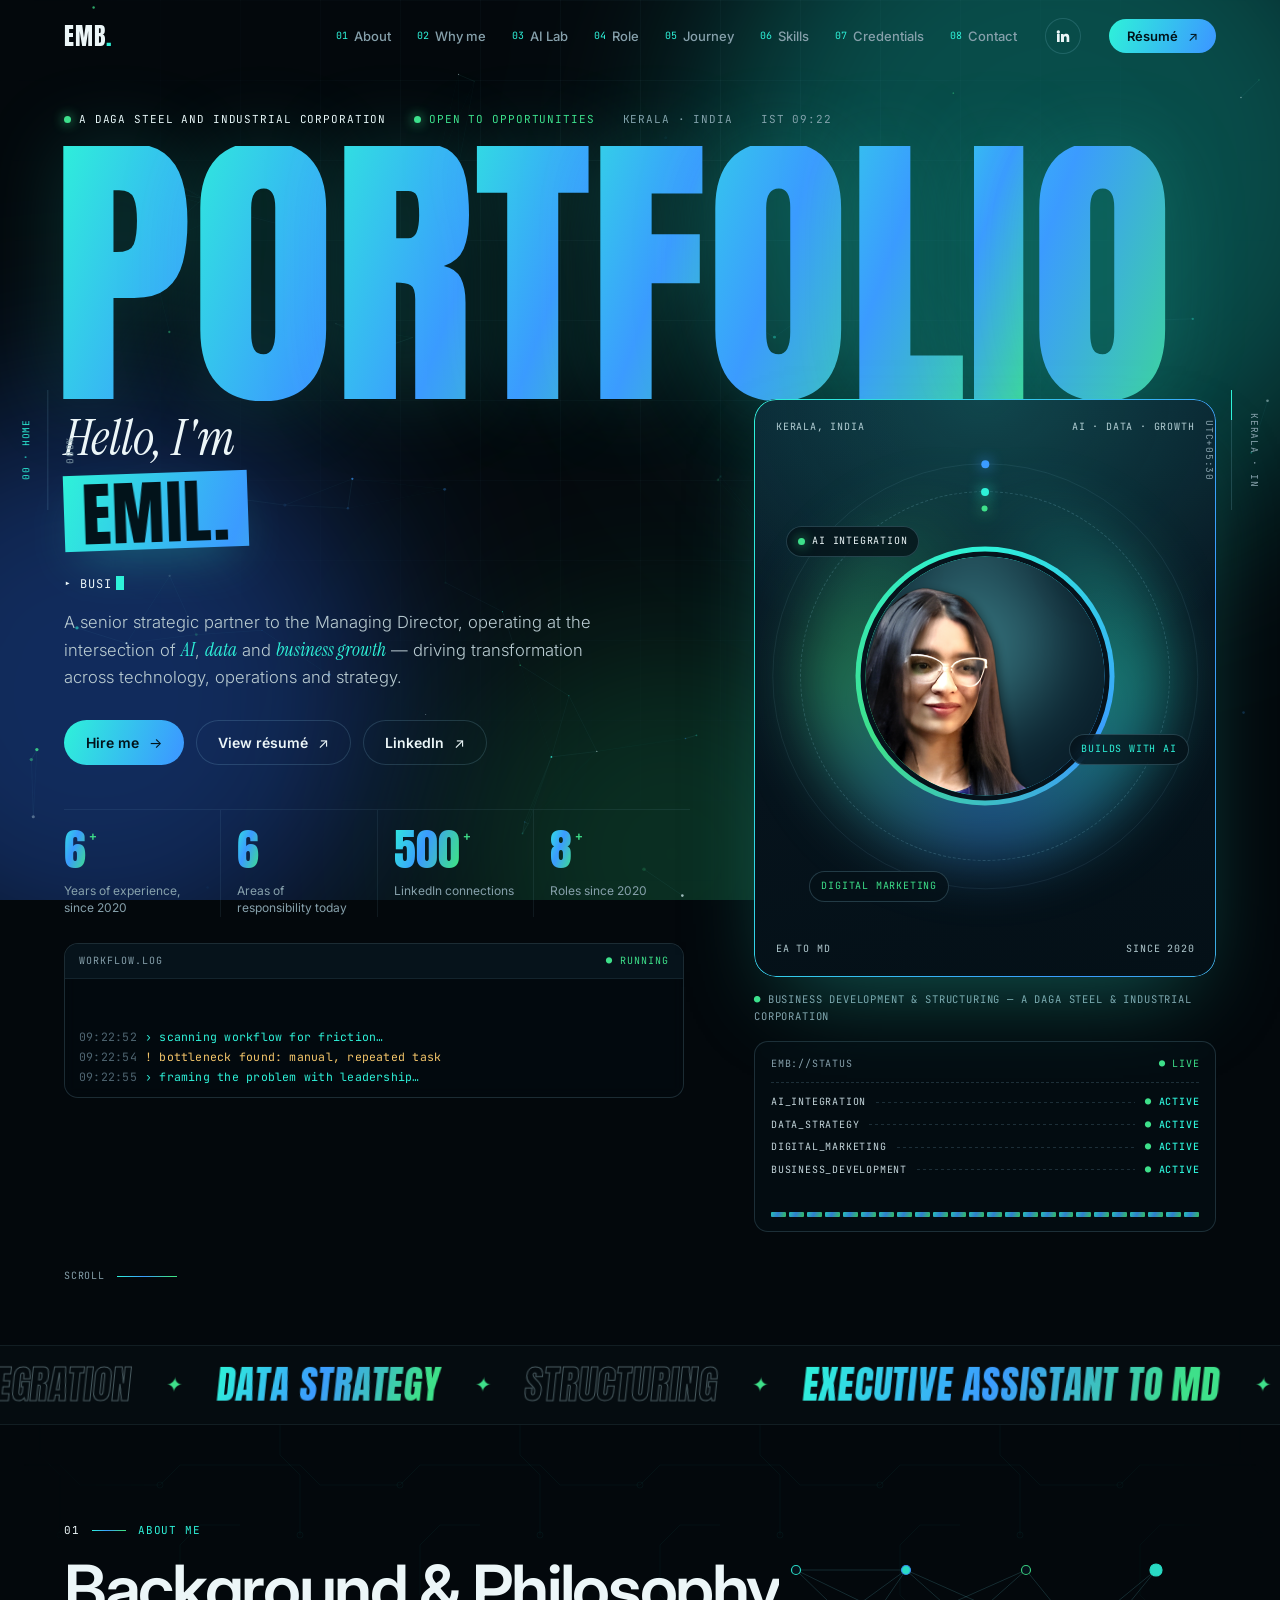
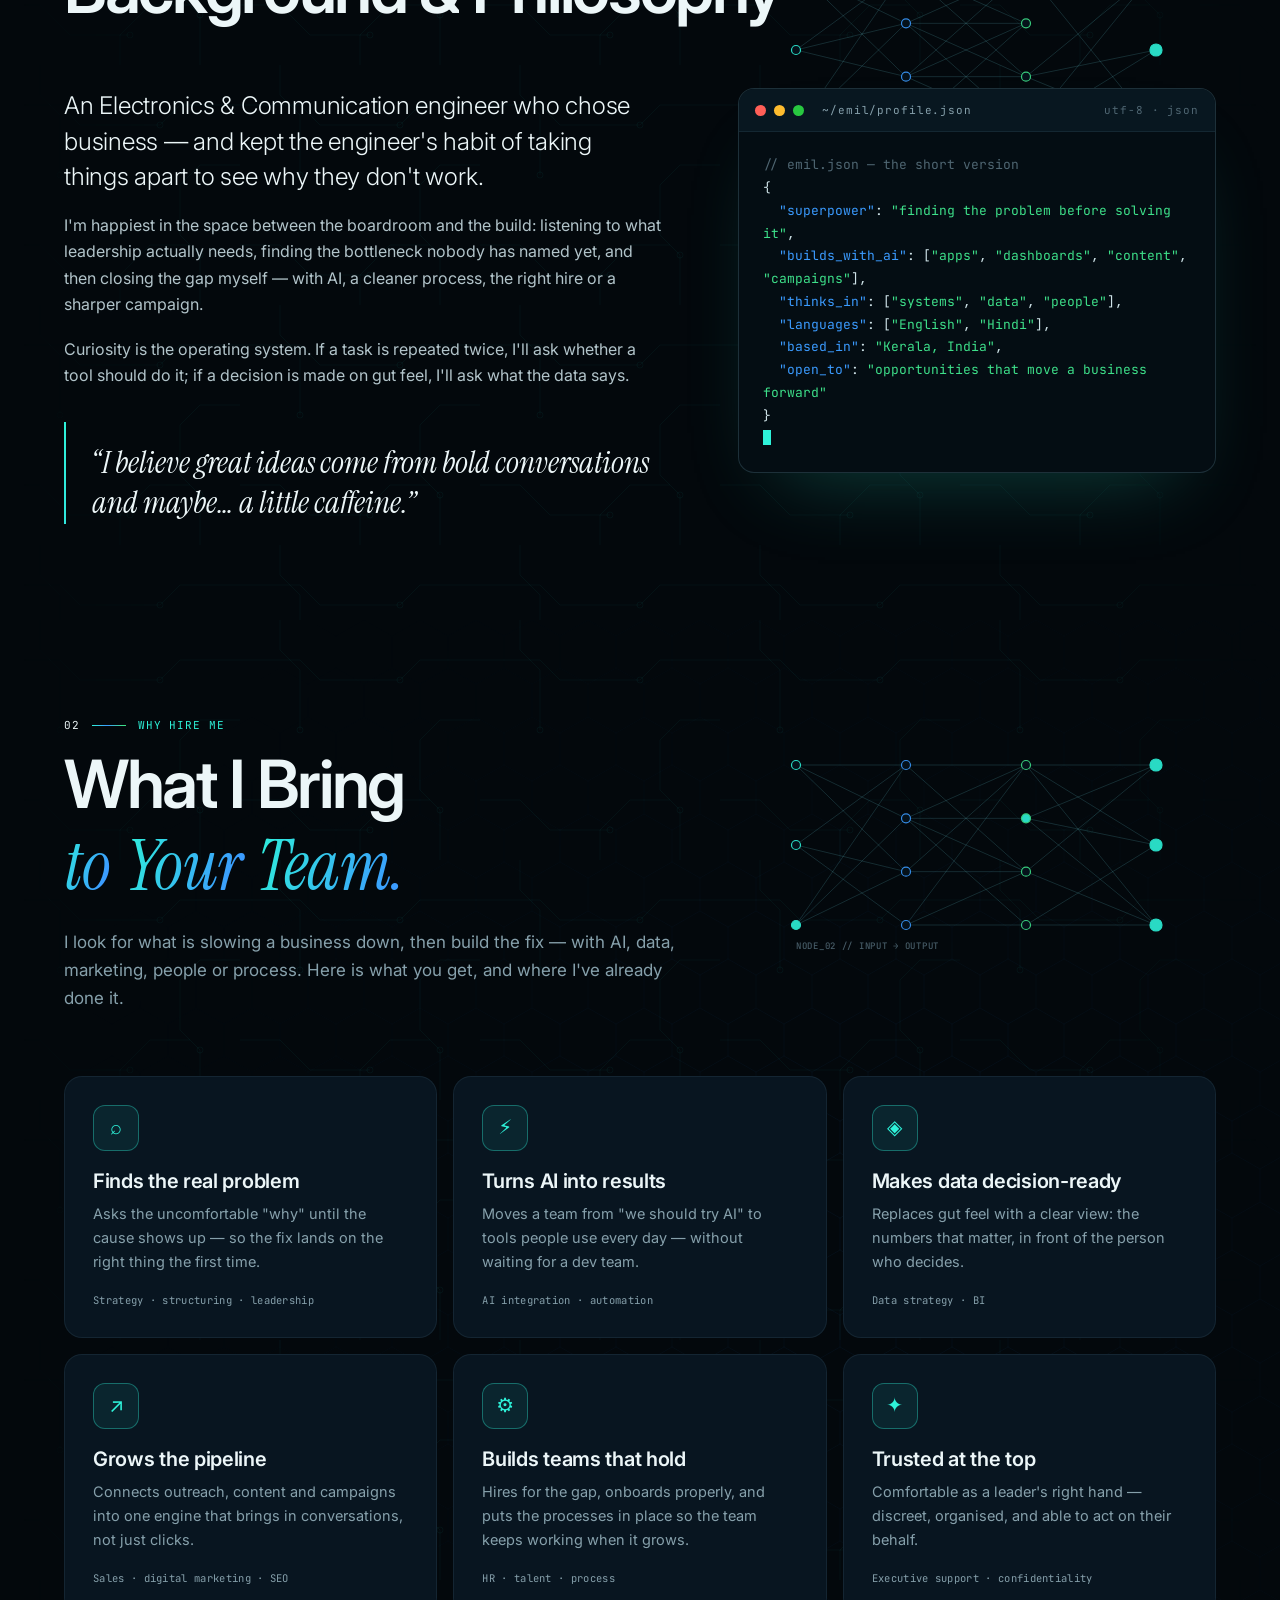
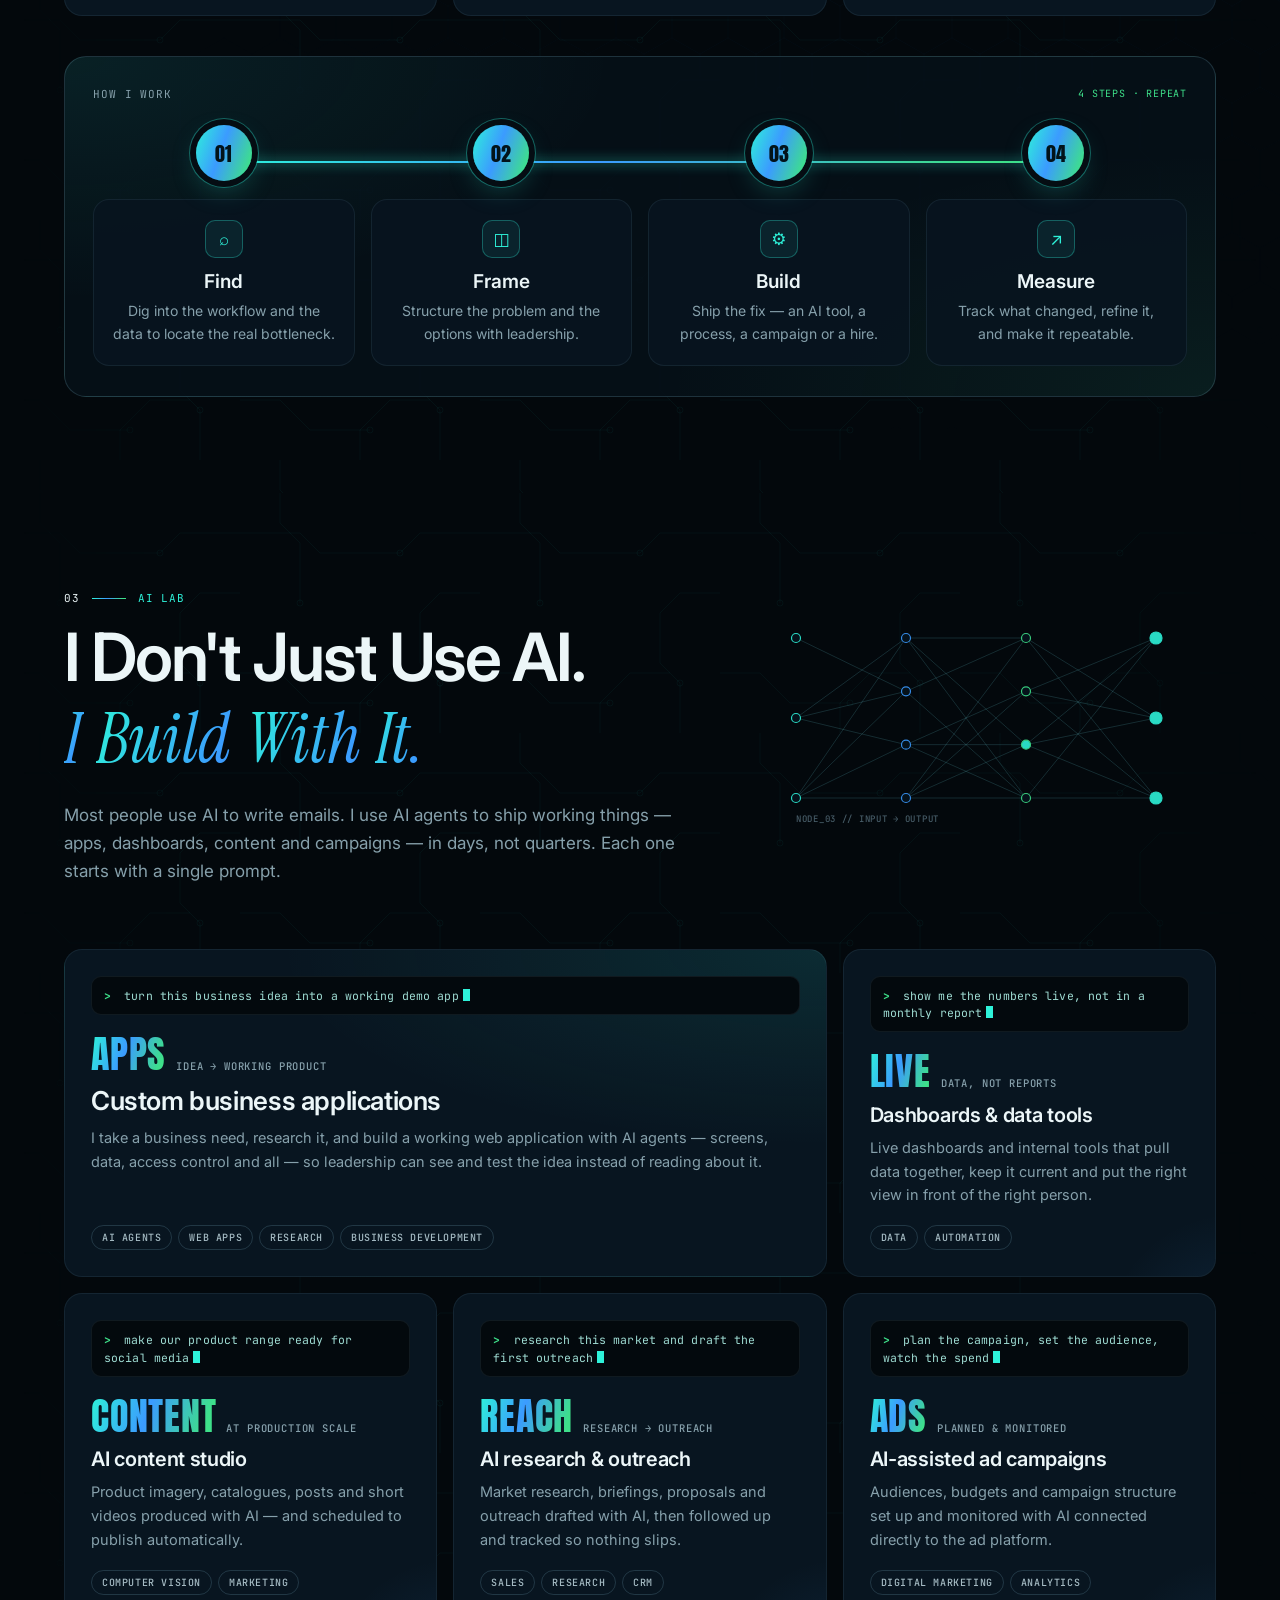
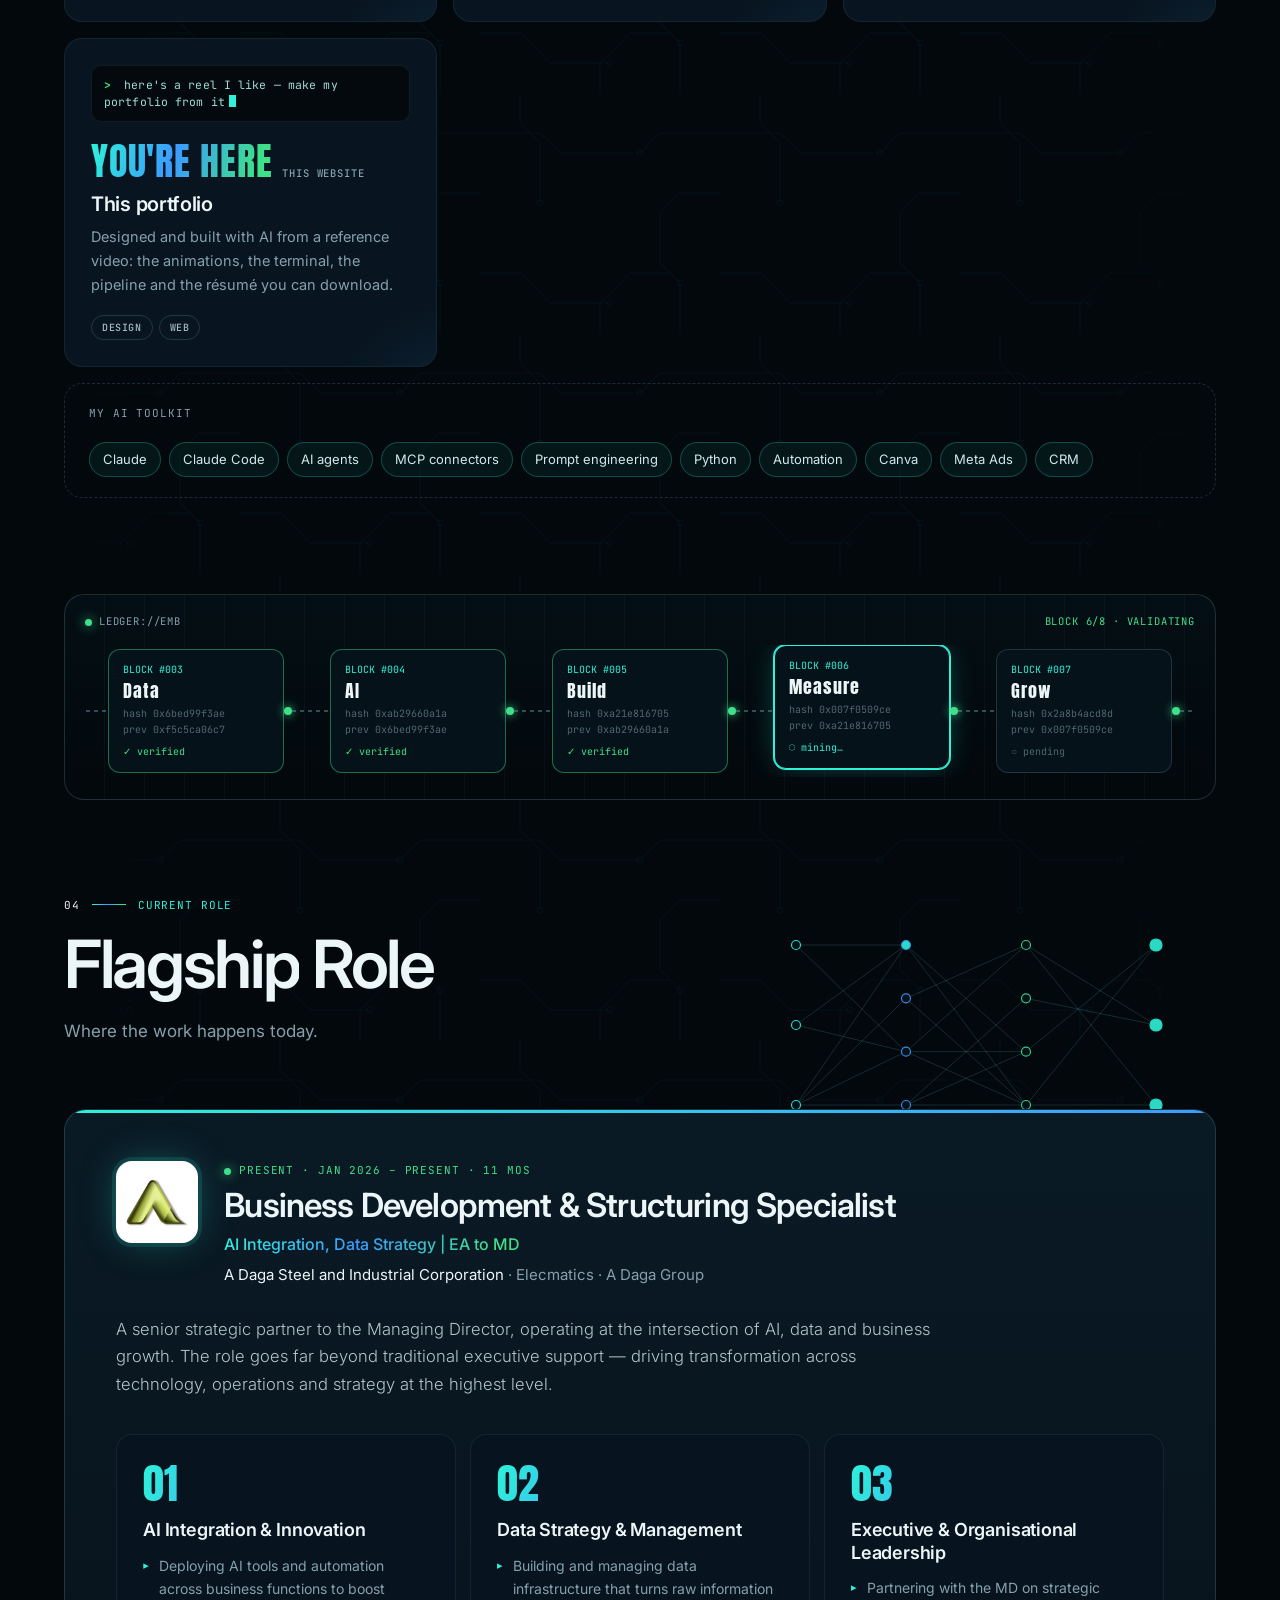
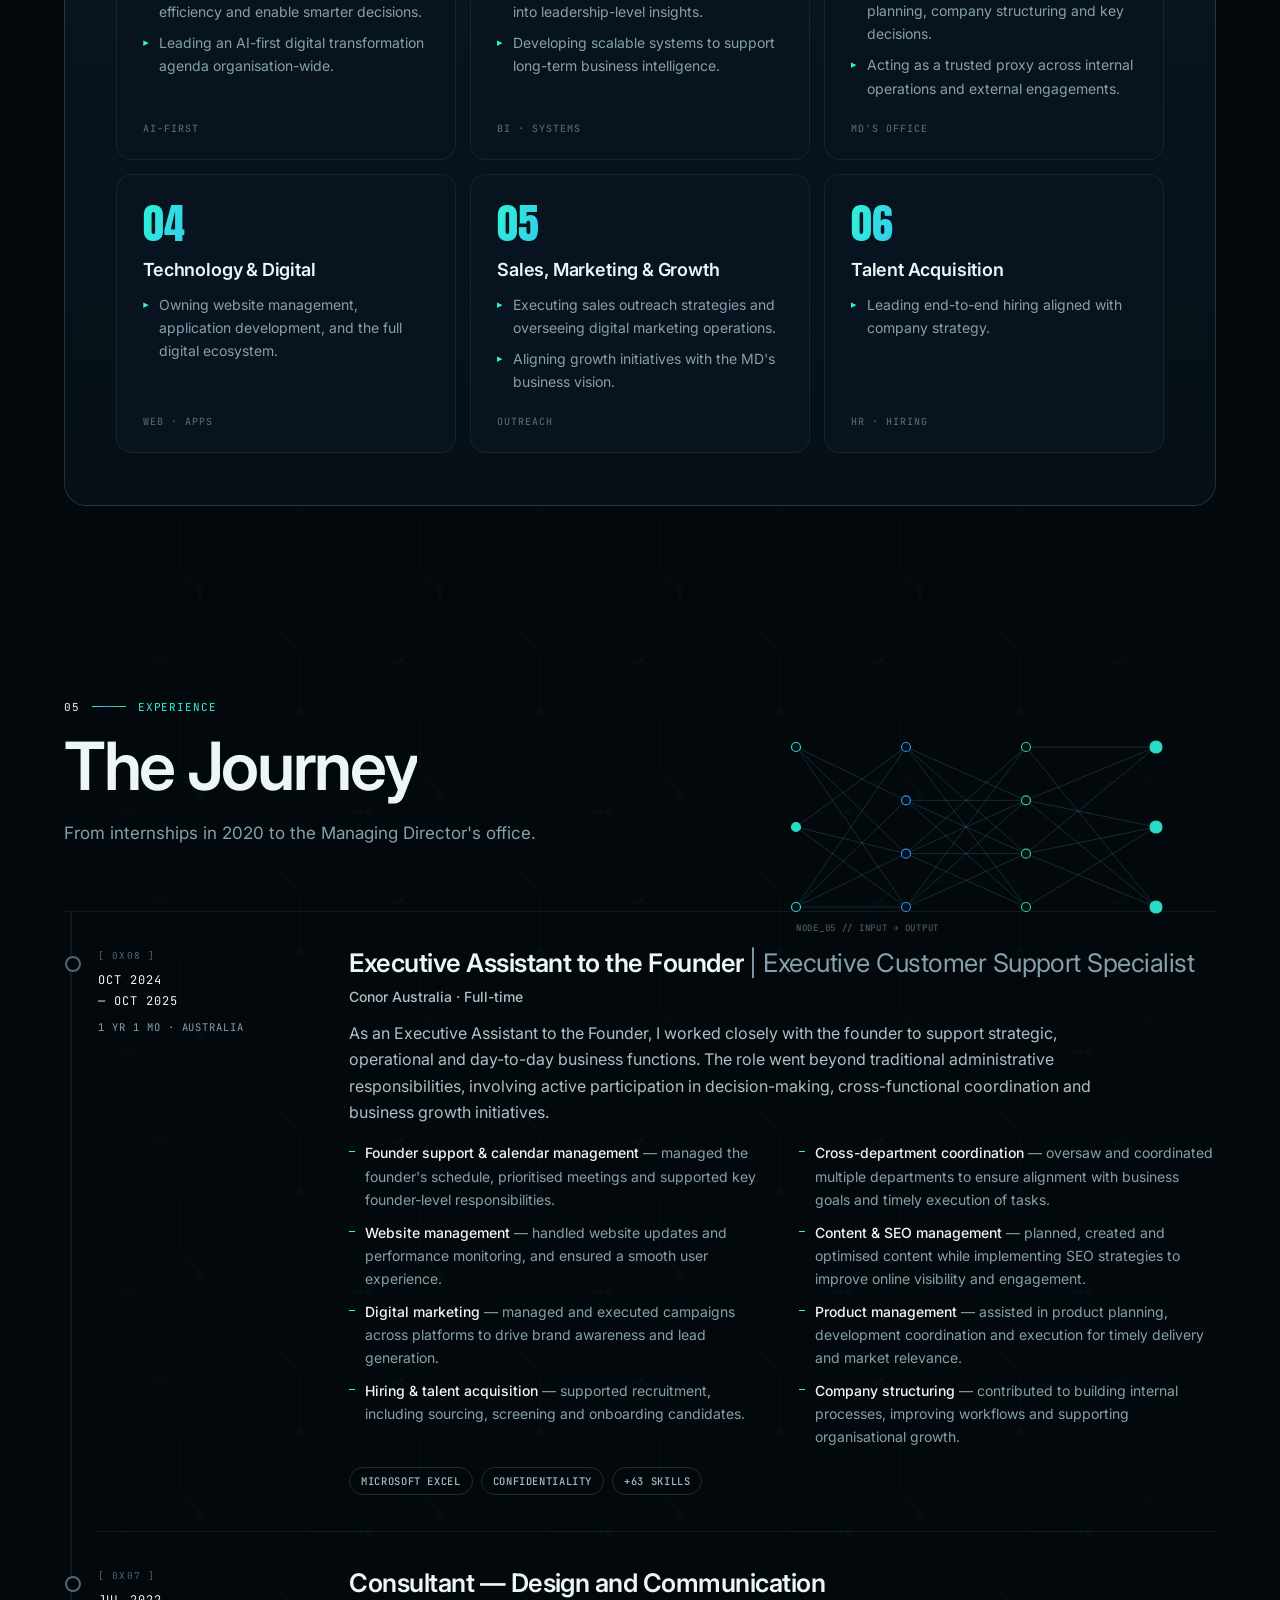
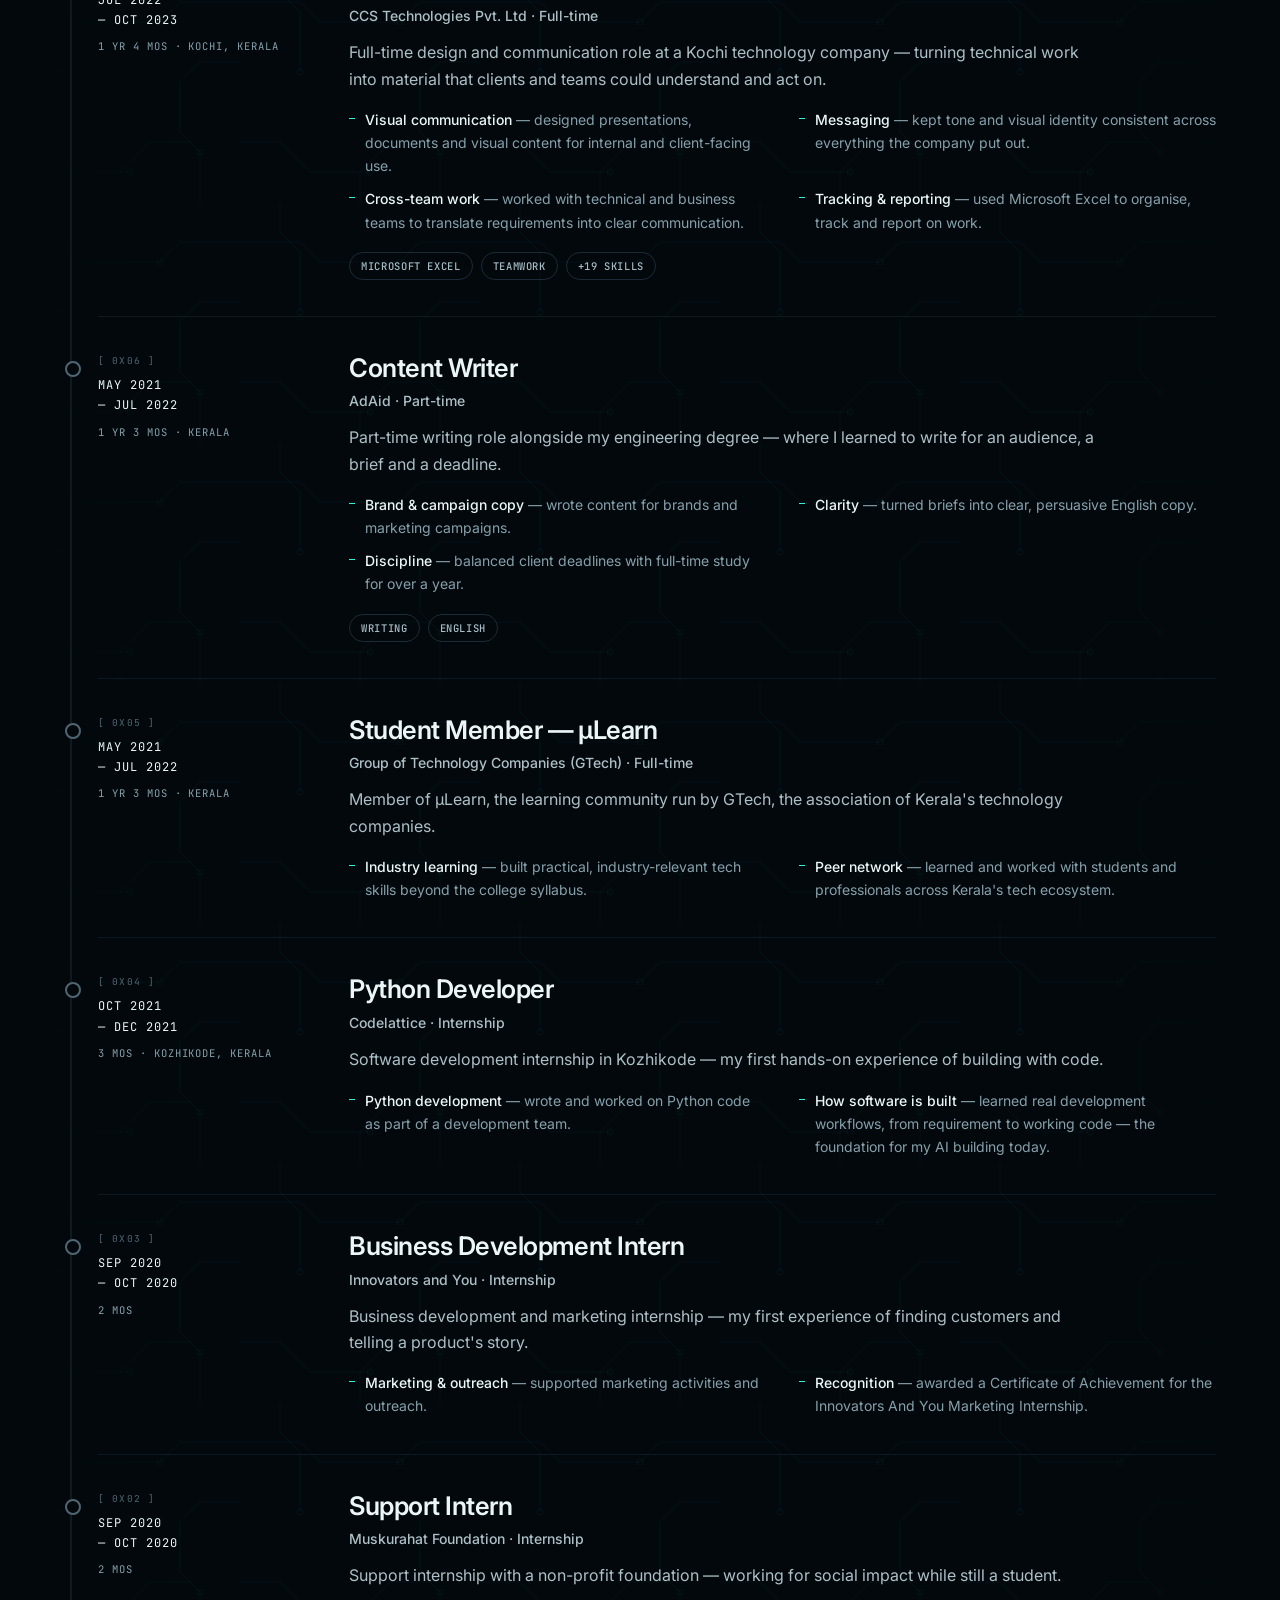
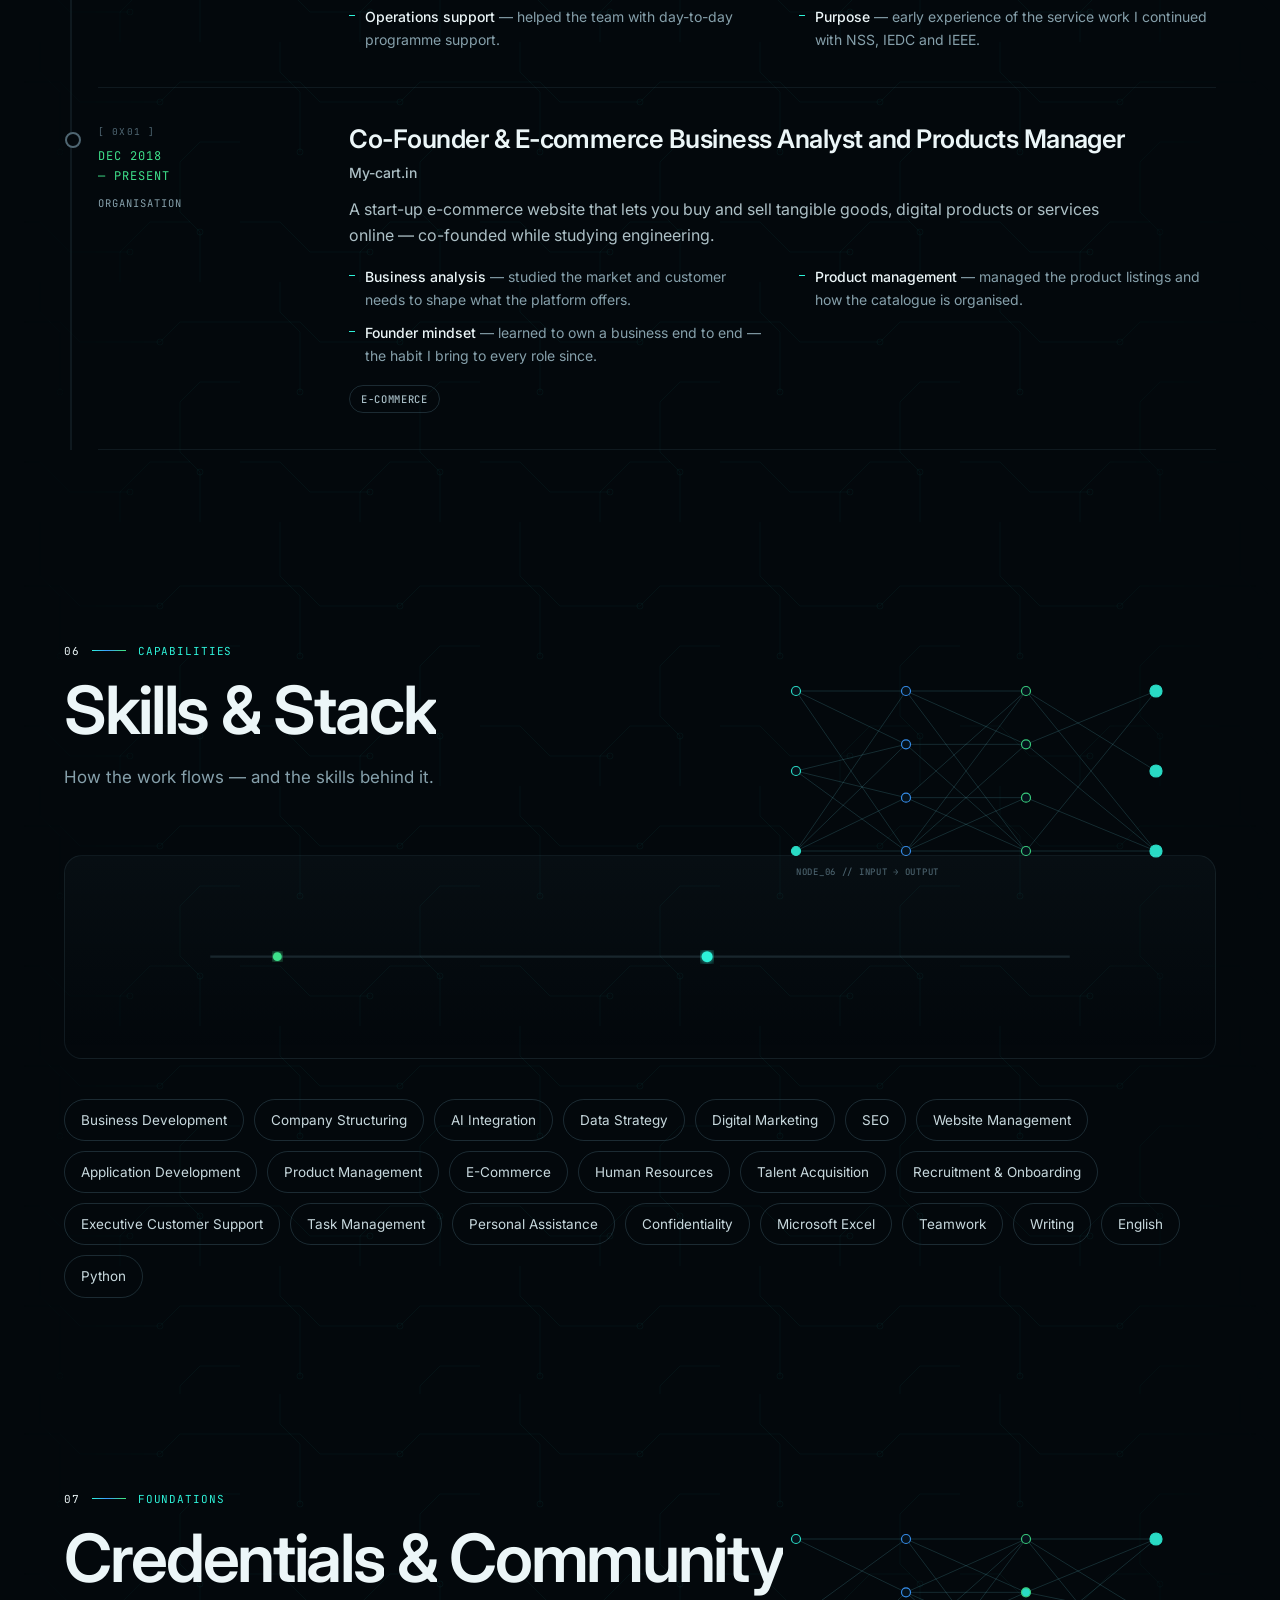
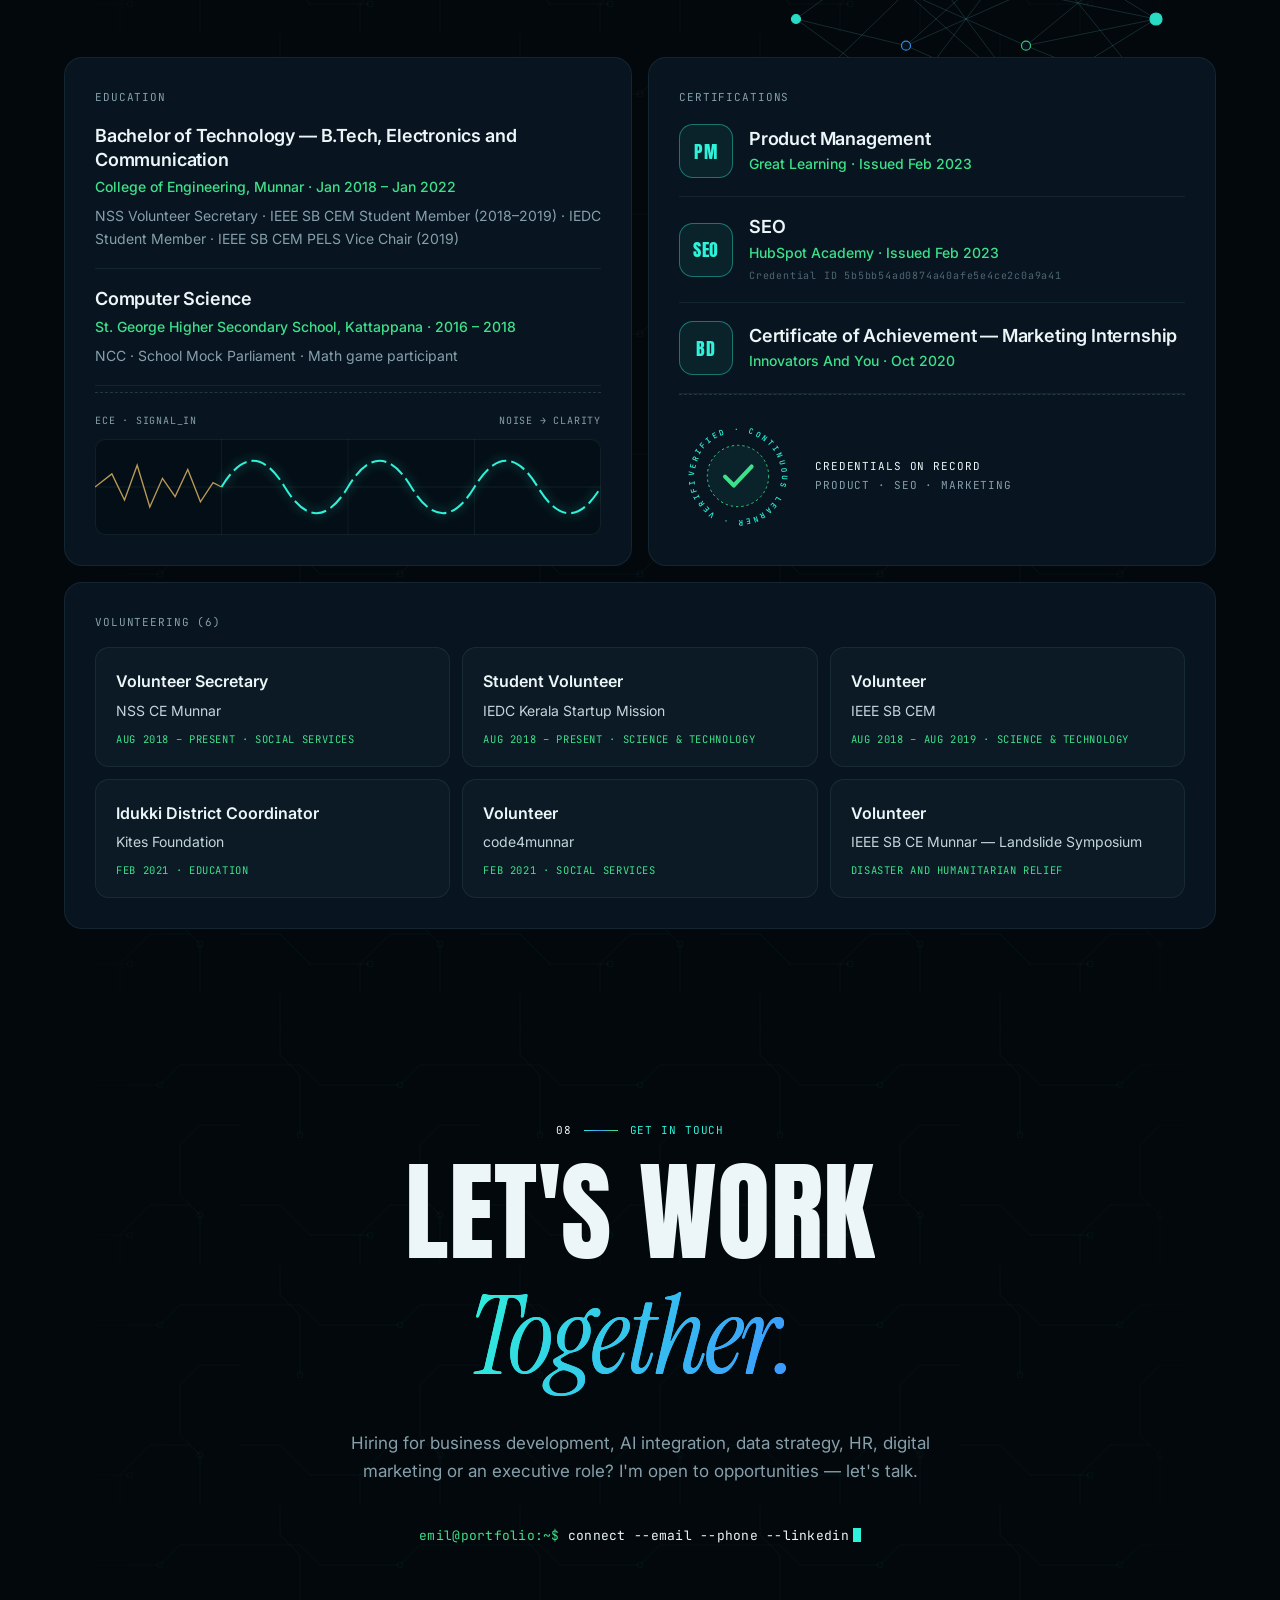
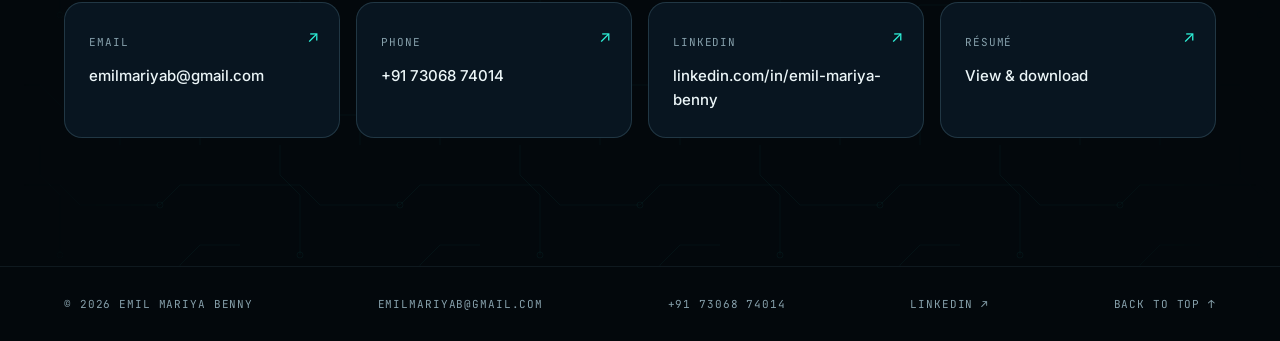
<file: index.html>
<!doctype html>
<html lang="en">
<head>
<meta charset="utf-8">
<meta name="viewport" content="width=device-width, initial-scale=1">
<title>Emil Mariya Benny — Portfolio</title>
<meta name="description" content="Emil Mariya Benny — Business Development & Structuring Specialist. AI integration, data strategy and executive leadership at A Daga Steel and Industrial Corporation.">
<meta property="og:title" content="Emil Mariya Benny — Portfolio">
<meta property="og:description" content="Business Development & Structuring Specialist · AI Integration · Data Strategy · EA to MD">
<meta property="og:image" content="https://emimariya.github.io/assets/og-card.png">
<meta property="og:image:width" content="1200">
<meta property="og:image:height" content="627">
<meta property="og:url" content="https://emimariya.github.io/">
<meta property="og:type" content="website">
<meta name="twitter:card" content="summary_large_image">
<meta name="twitter:image" content="https://emimariya.github.io/assets/og-card.png">
<meta name="theme-color" content="#03080c">
<link rel="icon" href="data:image/svg+xml,%3Csvg xmlns='http://www.w3.org/2000/svg' viewBox='0 0 64 64'%3E%3Crect width='64' height='64' rx='10' fill='%2303080c'/%3E%3Ctext x='50%25' y='58%25' text-anchor='middle' dominant-baseline='middle' font-family='Arial Black,Arial' font-weight='900' font-size='30' fill='%232ef2d9'%3EE.%3C/text%3E%3C/svg%3E">
<link rel="preconnect" href="https://fonts.googleapis.com">
<link rel="preconnect" href="https://fonts.gstatic.com" crossorigin>
<link href="https://fonts.googleapis.com/css2?family=Anton&family=Inter:wght@300;400;500;600;700&family=Instrument+Serif:ital@0;1&family=JetBrains+Mono:wght@400;500&display=swap" rel="stylesheet">
<link rel="stylesheet" href="css/style.css">
</head>
<body>

<div class="loader" id="loader" aria-hidden="true">
  <p class="ld-name">Emil Mariya Benny</p>
  <p class="ld-num"><span id="ldn">0</span><small>%</small></p>
  <div class="ld-bar"><i id="ldb"></i></div>
  <p class="mono ld-sub">AI · Data · Growth · Structure</p>
</div>
<canvas id="field" aria-hidden="true"></canvas>
<div class="aurora" aria-hidden="true"><i></i><i></i><i></i></div>
<div class="cursor" aria-hidden="true"></div>
<div class="cursor-dot" aria-hidden="true"></div>
<div class="progress" aria-hidden="true"></div>
<div class="hud hud-l mono" aria-hidden="true"><span id="hudSec">00 · Home</span><i><b id="hudBar"></b></i><span id="hudPct">000%</span></div>
<div class="hud hud-r mono" aria-hidden="true"><span>Kerala · IN</span><i></i><span>UTC+05:30</span></div>

<!-- ============ NAV ============ -->
<header class="nav">
  <a href="#top" class="brand">EMB<span>.</span></a>
  <nav class="nav-links" id="navLinks">
    <a href="#about"><i>01</i>About</a>
    <a href="#why"><i>02</i>Why me</a>
    <a href="#ailab"><i>03</i>AI Lab</a>
    <a href="#flagship"><i>04</i>Role</a>
    <a href="#journey"><i>05</i>Journey</a>
    <a href="#matrix"><i>06</i>Skills</a>
    <a href="#credentials"><i>07</i>Credentials</a>
    <a href="#contact"><i>08</i>Contact</a>
  </nav>
  <a href="https://www.linkedin.com/in/emil-mariya-benny" class="nav-in" target="_blank" rel="noopener" aria-label="LinkedIn profile"><svg viewBox="0 0 24 24"><path d="M4.98 3.5a2.5 2.5 0 1 1 0 5 2.5 2.5 0 0 1 0-5zM3 9h4v12H3zM9 9h3.8v1.7h.05c.53-1 1.83-2.05 3.77-2.05 4.03 0 4.78 2.65 4.78 6.1V21h-4v-5.5c0-1.3-.02-3-1.83-3-1.83 0-2.1 1.43-2.1 2.9V21H9z"/></svg></a>
  <a href="resume.html" class="btn btn-sm" target="_blank" rel="noopener">Résumé <b>↗</b></a>
  <button class="burger" id="burger" aria-label="Open menu" aria-expanded="false"><span></span><span></span></button>
</header>

<main id="top">

<!-- ============ HERO ============ -->
<section class="hero">
  <div class="hero-meta mono">
    <span><b class="dot"></b> A Daga Steel and Industrial Corporation</span>
    <span class="open"><b class="dot"></b> Open to opportunities</span>
    <span>Kerala · India</span>
    <span id="clock">IST --:--</span>
  </div>

  <h1 class="mega" aria-label="Portfolio">
    <span>P</span><span>O</span><span>R</span><span>T</span><span>F</span><span>O</span><span>L</span><span>I</span><span>O</span>
  </h1>

  <div class="hero-grid">
    <div class="hero-copy">
      <p class="hello">Hello, I'm</p>
      <p class="tag">EMIL.</p>
      <p class="mono kicker">▸ <span id="typed">Business Development &amp; Structuring Specialist</span><b class="caret"></b></p>
      <p class="lede">
        A senior strategic partner to the Managing Director, operating at the intersection of
        <em>AI</em>, <em>data</em> and <em>business growth</em> — driving transformation across
        technology, operations and strategy.
      </p>
      <div class="cta">
        <a href="mailto:emilmariyab@gmail.com?subject=Opportunity%20for%20Emil%20Mariya%20Benny" class="btn">Hire me <b>→</b></a>
        <a href="resume.html" class="btn btn-ghost" target="_blank" rel="noopener">View résumé <b>↗</b></a>
        <a href="https://www.linkedin.com/in/emil-mariya-benny" class="btn btn-ghost" target="_blank" rel="noopener">LinkedIn <b>↗</b></a>
      </div>
      <ul class="stats stagger">
        <li><strong data-count="6">0</strong><sup>+</sup><span>Years of experience, since 2020</span></li>
        <li><strong data-count="6">0</strong><span>Areas of responsibility today</span></li>
        <li><strong data-count="500">0</strong><sup>+</sup><span>LinkedIn connections</span></li>
        <li><strong data-count="8">0</strong><sup>+</sup><span>Roles since 2020</span></li>
      </ul>
      <div class="log mono" aria-hidden="true">
        <div class="log-bar"><span>workflow.log</span><span class="blink">● running</span></div>
        <div class="log-body" id="log"></div>
      </div>
    </div>

    <figure class="portrait" id="portrait">
      <div class="portrait-panel">
        <div class="halo"></div>
        <div class="orbit o1"><i></i></div>
        <div class="orbit o2"><i></i></div>
        <div class="orbit o3"><i></i></div>
        <div class="ring">
          <img src="assets/emil.png" alt="Portrait of Emil Mariya Benny" width="640" height="640">
        </div>
        <span class="corner tl mono">Kerala, India</span>
        <span class="corner tr mono">AI · DATA · GROWTH</span>
        <span class="corner bl mono">EA to MD</span>
        <span class="corner br mono">Since 2020</span>
        <span class="float-chip c1 mono"><b class="dot"></b> AI Integration</span>
        <span class="float-chip c2 mono">Builds with AI</span>
        <span class="float-chip c3 mono">Digital Marketing</span>
      </div>
      <figcaption class="mono"><b>●</b> Business Development &amp; Structuring — A Daga Steel &amp; Industrial Corporation</figcaption>
      <div class="sys mono" aria-hidden="true">
        <div class="sys-head"><span>emb://status</span><span class="blink">● live</span></div>
        <p><span>ai_integration</span><i></i><b>active</b></p>
        <p><span>data_strategy</span><i></i><b>active</b></p>
        <p><span>digital_marketing</span><i></i><b>active</b></p>
        <p><span>business_development</span><i></i><b>active</b></p>
        <div class="eq"><i></i><i></i><i></i><i></i><i></i><i></i><i></i><i></i><i></i><i></i><i></i><i></i><i></i><i></i><i></i><i></i><i></i><i></i><i></i><i></i><i></i><i></i><i></i><i></i></div>
      </div>
    </figure>
  </div>

  <a href="#about" class="scroll-cue mono">Scroll <span></span></a>
</section>

<!-- ============ MARQUEE ============ -->
<div class="marquee" aria-hidden="true">
  <div class="track">
    <span>Business Development</span><i>✦</i><span>AI Integration</span><i>✦</i><span>Data Strategy</span><i>✦</i><span>Structuring</span><i>✦</i><span>Executive Assistant to MD</span><i>✦</i><span>Customer Support</span><i>✦</i><span>Digital Marketing</span><i>✦</i><span>HR &amp; Talent</span><i>✦</i><span>Product Management</span><i>✦</i>
    <span>Business Development</span><i>✦</i><span>AI Integration</span><i>✦</i><span>Data Strategy</span><i>✦</i><span>Structuring</span><i>✦</i><span>Executive Assistant to MD</span><i>✦</i><span>Customer Support</span><i>✦</i><span>Digital Marketing</span><i>✦</i><span>HR &amp; Talent</span><i>✦</i><span>Product Management</span><i>✦</i>
  </div>
</div>

<!-- ============ 01 ABOUT ============ -->
<section class="section" id="about">
  <header class="sec-head reveal">
    <p class="eyebrow mono"><span>01</span> About me</p>
    <h2>Background &amp; Philosophy</h2>
  </header>

  <div class="about-grid">
    <div class="about-text reveal">
      <p class="big">
        An Electronics &amp; Communication engineer who chose business — and kept the engineer's habit
        of taking things apart to see why they don't work.
      </p>
      <p>
        I'm happiest in the space between the boardroom and the build: listening to what leadership
        actually needs, finding the bottleneck nobody has named yet, and then closing the gap myself —
        with AI, a cleaner process, the right hire or a sharper campaign.
      </p>
      <p>
        Curiosity is the operating system. If a task is repeated twice, I'll ask whether a tool should do it;
        if a decision is made on gut feel, I'll ask what the data says.
      </p>
      <blockquote>
        “I believe great ideas come from bold conversations and maybe… a little caffeine.”
      </blockquote>
    </div>

  <div class="term reveal" aria-label="Profile summary as code">
    <div class="term-bar"><i></i><i></i><i></i><span class="mono">~/emil/profile.json</span><span class="mono term-st">utf-8 · json</span></div>
    <pre id="termCode"></pre>
  </div>
  </div>
</section>

<!-- ============ 02 WHY ME ============ -->
<section class="section" id="why">
  <header class="sec-head reveal">
    <p class="eyebrow mono"><span>02</span> Why hire me</p>
    <h2>What I Bring<br><em class="grad">to Your Team.</em></h2>
    <p class="sec-sub">I look for what is slowing a business down, then build the fix — with AI, data, marketing, people or process. Here is what you get, and where I've already done it.</p>
  </header>

  <div class="why stagger">
    <article class="why-card">
      <span class="why-ic">⌕</span>
      <h3>Finds the real problem</h3>
      <p>Asks the uncomfortable "why" until the cause shows up — so the fix lands on the right thing the first time.</p>
      <p class="proof mono">Strategy · structuring · leadership</p>
    </article>
    <article class="why-card">
      <span class="why-ic">⚡</span>
      <h3>Turns AI into results</h3>
      <p>Moves a team from "we should try AI" to tools people use every day — without waiting for a dev team.</p>
      <p class="proof mono">AI integration · automation</p>
    </article>
    <article class="why-card">
      <span class="why-ic">◈</span>
      <h3>Makes data decision-ready</h3>
      <p>Replaces gut feel with a clear view: the numbers that matter, in front of the person who decides.</p>
      <p class="proof mono">Data strategy · BI</p>
    </article>
    <article class="why-card">
      <span class="why-ic">↗</span>
      <h3>Grows the pipeline</h3>
      <p>Connects outreach, content and campaigns into one engine that brings in conversations, not just clicks.</p>
      <p class="proof mono">Sales · digital marketing · SEO</p>
    </article>
    <article class="why-card">
      <span class="why-ic">⚙</span>
      <h3>Builds teams that hold</h3>
      <p>Hires for the gap, onboards properly, and puts the processes in place so the team keeps working when it grows.</p>
      <p class="proof mono">HR · talent · process</p>
    </article>
    <article class="why-card">
      <span class="why-ic">✦</span>
      <h3>Trusted at the top</h3>
      <p>Comfortable as a leader's right hand — discreet, organised, and able to act on their behalf.</p>
      <p class="proof mono">Executive support · confidentiality</p>
    </article>

  </div>

  <div class="flow reveal">
    <div class="flow-head"><p class="mono label">How I work</p><p class="mono flow-sub">4 steps · repeat</p></div>
    <div class="flow-line" aria-hidden="true"><i></i></div>
    <ol class="flow-steps">
      <li><span class="node">01</span><div class="flow-card"><span class="flow-ic">⌕</span><h4>Find</h4><p>Dig into the workflow and the data to locate the real bottleneck.</p></div></li>
      <li><span class="node">02</span><div class="flow-card"><span class="flow-ic">◫</span><h4>Frame</h4><p>Structure the problem and the options with leadership.</p></div></li>
      <li><span class="node">03</span><div class="flow-card"><span class="flow-ic">⚙</span><h4>Build</h4><p>Ship the fix — an AI tool, a process, a campaign or a hire.</p></div></li>
      <li><span class="node">04</span><div class="flow-card"><span class="flow-ic">↗</span><h4>Measure</h4><p>Track what changed, refine it, and make it repeatable.</p></div></li>
    </ol>
  </div>

</section>

<!-- ============ 03 AI LAB ============ -->
<section class="section" id="ailab">
  <header class="sec-head reveal">
    <p class="eyebrow mono"><span>03</span> AI Lab</p>
    <h2>I Don't Just Use AI.<br><em class="grad">I Build With It.</em></h2>
    <p class="sec-sub">Most people use AI to write emails. I use AI agents to ship working things — apps, dashboards, content and campaigns — in days, not quarters. Each one starts with a single prompt.</p>
  </header>

  <div class="lab stagger">
    <article class="lab-card big">
      <p class="lab-prompt mono"><b>&gt;</b> turn this business idea into a working demo app</p>
      <div class="lab-stat"><strong class="grad">Apps</strong><span>idea → working product</span></div>
      <h3>Custom business applications</h3>
      <p>I take a business need, research it, and build a working web application with AI agents — screens, data, access control and all — so leadership can see and test the idea instead of reading about it.</p>
      <p class="lab-tags"><span>AI agents</span><span>Web apps</span><span>Research</span><span>Business development</span></p>
    </article>
    <article class="lab-card">
      <p class="lab-prompt mono"><b>&gt;</b> show me the numbers live, not in a monthly report</p>
      <div class="lab-stat"><strong class="grad">Live</strong><span>data, not reports</span></div>
      <h3>Dashboards &amp; data tools</h3>
      <p>Live dashboards and internal tools that pull data together, keep it current and put the right view in front of the right person.</p>
      <p class="lab-tags"><span>Data</span><span>Automation</span></p>
    </article>
    <article class="lab-card">
      <p class="lab-prompt mono"><b>&gt;</b> make our product range ready for social media</p>
      <div class="lab-stat"><strong class="grad">Content</strong><span>at production scale</span></div>
      <h3>AI content studio</h3>
      <p>Product imagery, catalogues, posts and short videos produced with AI — and scheduled to publish automatically.</p>
      <p class="lab-tags"><span>Computer vision</span><span>Marketing</span></p>
    </article>
    <article class="lab-card">
      <p class="lab-prompt mono"><b>&gt;</b> research this market and draft the first outreach</p>
      <div class="lab-stat"><strong class="grad">Reach</strong><span>research → outreach</span></div>
      <h3>AI research &amp; outreach</h3>
      <p>Market research, briefings, proposals and outreach drafted with AI, then followed up and tracked so nothing slips.</p>
      <p class="lab-tags"><span>Sales</span><span>Research</span><span>CRM</span></p>
    </article>
    <article class="lab-card">
      <p class="lab-prompt mono"><b>&gt;</b> plan the campaign, set the audience, watch the spend</p>
      <div class="lab-stat"><strong class="grad">Ads</strong><span>planned &amp; monitored</span></div>
      <h3>AI-assisted ad campaigns</h3>
      <p>Audiences, budgets and campaign structure set up and monitored with AI connected directly to the ad platform.</p>
      <p class="lab-tags"><span>Digital marketing</span><span>Analytics</span></p>
    </article>
    <article class="lab-card">
      <p class="lab-prompt mono"><b>&gt;</b> here's a reel I like — make my portfolio from it</p>
      <div class="lab-stat"><strong class="grad">You're here</strong><span>this website</span></div>
      <h3>This portfolio</h3>
      <p>Designed and built with AI from a reference video: the animations, the terminal, the pipeline and the résumé you can download.</p>
      <p class="lab-tags"><span>Design</span><span>Web</span></p>
    </article>
  </div>

  <div class="toolkit reveal">
    <p class="mono label">My AI toolkit</p>
    <div><span>Claude</span><span>Claude Code</span><span>AI agents</span><span>MCP connectors</span><span>Prompt engineering</span><span>Python</span><span>Automation</span><span>Canva</span><span>Meta Ads</span><span>CRM</span></div>
  </div>
</section>

<!-- ============ BLOCKCHAIN BAND ============ -->
<div class="chain" aria-hidden="true">
  <div class="chain-head mono"><span><b class="dot"></b> ledger://emb</span><span id="chainStat">syncing…</span></div>
  <div class="chain-track" id="chain"></div>
</div>

<!-- ============ 04 FLAGSHIP ============ -->
<section class="section" id="flagship">
  <header class="sec-head reveal">
    <p class="eyebrow mono"><span>04</span> Current role</p>
    <h2>Flagship Role</h2>
    <p class="sec-sub">Where the work happens today.</p>
  </header>

  <article class="flag reveal">
    <span class="bignum" data-speed=".15" aria-hidden="true">04</span>
    <div class="flag-top">
      <div class="flag-logo"><img src="assets/adaga-logo.png" alt="A Daga Group logo" width="400" height="304"></div>
      <div>
        <p class="mono label red"><b class="dot"></b> Present · Jan 2026 – Present · 11 mos</p>
        <h3>Business Development &amp; Structuring Specialist</h3>
        <p class="flag-sub">AI Integration, Data Strategy | EA to MD</p>
        <p class="flag-org">A Daga Steel and Industrial Corporation <span>· Elecmatics · A Daga Group</span></p>
      </div>
    </div>
    <p class="flag-intro">
      A senior strategic partner to the Managing Director, operating at the intersection of AI, data and business growth.
      The role goes far beyond traditional executive support — driving transformation across technology, operations and strategy at the highest level.
    </p>

    <div class="pillars stagger">
      <div class="pillar"><span class="num">01</span><h4>AI Integration &amp; Innovation</h4><ul><li>Deploying AI tools and automation across business functions to boost efficiency and enable smarter decisions.</li><li>Leading an AI-first digital transformation agenda organisation-wide.</li></ul><p class="chip">AI-first</p></div>
      <div class="pillar"><span class="num">02</span><h4>Data Strategy &amp; Management</h4><ul><li>Building and managing data infrastructure that turns raw information into leadership-level insights.</li><li>Developing scalable systems to support long-term business intelligence.</li></ul><p class="chip">BI · Systems</p></div>
      <div class="pillar"><span class="num">03</span><h4>Executive &amp; Organisational Leadership</h4><ul><li>Partnering with the MD on strategic planning, company structuring and key decisions.</li><li>Acting as a trusted proxy across internal operations and external engagements.</li></ul><p class="chip">MD's office</p></div>
      <div class="pillar"><span class="num">04</span><h4>Technology &amp; Digital</h4><ul><li>Owning website management, application development, and the full digital ecosystem.</li></ul><p class="chip">Web · Apps</p></div>
      <div class="pillar"><span class="num">05</span><h4>Sales, Marketing &amp; Growth</h4><ul><li>Executing sales outreach strategies and overseeing digital marketing operations.</li><li>Aligning growth initiatives with the MD's business vision.</li></ul><p class="chip">Outreach</p></div>
      <div class="pillar"><span class="num">06</span><h4>Talent Acquisition</h4><ul><li>Leading end-to-end hiring aligned with company strategy.</li></ul><p class="chip">HR · Hiring</p></div>
    </div>
  </article>
</section>

<!-- ============ 03 JOURNEY ============ -->
<section class="section" id="journey">
  <header class="sec-head reveal">
    <p class="eyebrow mono"><span>05</span> Experience</p>
    <h2>The Journey</h2>
    <p class="sec-sub">From internships in 2020 to the Managing Director's office.</p>
  </header>

  <div class="timeline"><span class="t-line" aria-hidden="true"><i id="tline"></i></span>
    <article class="t-item reveal">
      <div class="t-when mono">Oct 2024<br>— Oct 2025<small>1 yr 1 mo · Australia</small></div>
      <div class="t-body">
        <h3>Executive Assistant to the Founder <span>| Executive Customer Support Specialist</span></h3>
        <p class="t-org">Conor Australia · Full-time</p>
        <p>As an Executive Assistant to the Founder, I worked closely with the founder to support strategic, operational and day-to-day business functions. The role went beyond traditional administrative responsibilities, involving active participation in decision-making, cross-functional coordination and business growth initiatives.</p>
        <ul class="t-list">
          <li><b>Founder support &amp; calendar management</b> — managed the founder's schedule, prioritised meetings and supported key founder-level responsibilities.</li>
          <li><b>Cross-department coordination</b> — oversaw and coordinated multiple departments to ensure alignment with business goals and timely execution of tasks.</li>
          <li><b>Website management</b> — handled website updates and performance monitoring, and ensured a smooth user experience.</li>
          <li><b>Content &amp; SEO management</b> — planned, created and optimised content while implementing SEO strategies to improve online visibility and engagement.</li>
          <li><b>Digital marketing</b> — managed and executed campaigns across platforms to drive brand awareness and lead generation.</li>
          <li><b>Product management</b> — assisted in product planning, development coordination and execution for timely delivery and market relevance.</li>
          <li><b>Hiring &amp; talent acquisition</b> — supported recruitment, including sourcing, screening and onboarding candidates.</li>
          <li><b>Company structuring</b> — contributed to building internal processes, improving workflows and supporting organisational growth.</li>
        </ul>
        <p class="tags"><span>Microsoft Excel</span><span>Confidentiality</span><span>+63 skills</span></p>
      </div>
    </article>

    <article class="t-item reveal">
      <div class="t-when mono">Jul 2022<br>— Oct 2023<small>1 yr 4 mos · Kochi, Kerala</small></div>
      <div class="t-body">
        <h3>Consultant — Design and Communication</h3>
        <p class="t-org">CCS Technologies Pvt. Ltd · Full-time</p>
        <p>Full-time design and communication role at a Kochi technology company — turning technical work into material that clients and teams could understand and act on.</p>
        <ul class="t-list">
          <li><b>Visual communication</b> — designed presentations, documents and visual content for internal and client-facing use.</li>
          <li><b>Messaging</b> — kept tone and visual identity consistent across everything the company put out.</li>
          <li><b>Cross-team work</b> — worked with technical and business teams to translate requirements into clear communication.</li>
          <li><b>Tracking &amp; reporting</b> — used Microsoft Excel to organise, track and report on work.</li>
        </ul>
        <p class="tags"><span>Microsoft Excel</span><span>Teamwork</span><span>+19 skills</span></p>
      </div>
    </article>

    <article class="t-item reveal">
      <div class="t-when mono">May 2021<br>— Jul 2022<small>1 yr 3 mos · Kerala</small></div>
      <div class="t-body">
        <h3>Content Writer</h3>
        <p class="t-org">AdAid · Part-time</p>
        <p>Part-time writing role alongside my engineering degree — where I learned to write for an audience, a brief and a deadline.</p>
        <ul class="t-list">
          <li><b>Brand &amp; campaign copy</b> — wrote content for brands and marketing campaigns.</li>
          <li><b>Clarity</b> — turned briefs into clear, persuasive English copy.</li>
          <li><b>Discipline</b> — balanced client deadlines with full-time study for over a year.</li>
        </ul>
        <p class="tags"><span>Writing</span><span>English</span></p>
      </div>
    </article>

    <article class="t-item reveal">
      <div class="t-when mono">May 2021<br>— Jul 2022<small>1 yr 3 mos · Kerala</small></div>
      <div class="t-body">
        <h3>Student Member — μLearn</h3>
        <p class="t-org">Group of Technology Companies (GTech) · Full-time</p>
        <p>Member of μLearn, the learning community run by GTech, the association of Kerala's technology companies.</p>
        <ul class="t-list">
          <li><b>Industry learning</b> — built practical, industry-relevant tech skills beyond the college syllabus.</li>
          <li><b>Peer network</b> — learned and worked with students and professionals across Kerala's tech ecosystem.</li>
        </ul>
      </div>
    </article>

    <article class="t-item reveal">
      <div class="t-when mono">Oct 2021<br>— Dec 2021<small>3 mos · Kozhikode, Kerala</small></div>
      <div class="t-body">
        <h3>Python Developer</h3>
        <p class="t-org">Codelattice · Internship</p>
        <p>Software development internship in Kozhikode — my first hands-on experience of building with code.</p>
        <ul class="t-list">
          <li><b>Python development</b> — wrote and worked on Python code as part of a development team.</li>
          <li><b>How software is built</b> — learned real development workflows, from requirement to working code — the foundation for my AI building today.</li>
        </ul>
      </div>
    </article>

    <article class="t-item reveal">
      <div class="t-when mono">Sep 2020<br>— Oct 2020<small>2 mos</small></div>
      <div class="t-body">
        <h3>Business Development Intern</h3>
        <p class="t-org">Innovators and You · Internship</p>
                <p>Business development and marketing internship — my first experience of finding customers and telling a product's story.</p>
        <ul class="t-list">
          <li><b>Marketing &amp; outreach</b> — supported marketing activities and outreach.</li>
          <li><b>Recognition</b> — awarded a Certificate of Achievement for the Innovators And You Marketing Internship.</li>
        </ul>
      </div>
    </article>

    <article class="t-item reveal">
      <div class="t-when mono">Sep 2020<br>— Oct 2020<small>2 mos</small></div>
      <div class="t-body">
        <h3>Support Intern</h3>
        <p class="t-org">Muskurahat Foundation · Internship</p>
        <p>Support internship with a non-profit foundation — working for social impact while still a student.</p>
        <ul class="t-list">
          <li><b>Operations support</b> — helped the team with day-to-day programme support.</li>
          <li><b>Purpose</b> — early experience of the service work I continued with NSS, IEDC and IEEE.</li>
        </ul>
      </div>
    </article>

    <article class="t-item reveal founder">
      <div class="t-when mono">Dec 2018<br>— Present<small>Organisation</small></div>
      <div class="t-body">
        <h3>Co-Founder &amp; E-commerce Business Analyst and Products Manager</h3>
        <p class="t-org">My-cart.in</p>
                <p>A start-up e-commerce website that lets you buy and sell tangible goods, digital products or services online — co-founded while studying engineering.</p>
        <ul class="t-list">
          <li><b>Business analysis</b> — studied the market and customer needs to shape what the platform offers.</li>
          <li><b>Product management</b> — managed the product listings and how the catalogue is organised.</li>
          <li><b>Founder mindset</b> — learned to own a business end to end — the habit I bring to every role since.</li>
        </ul>
        <p class="tags"><span>E-Commerce</span></p>
      </div>
    </article>
  </div>
</section>

<!-- ============ 04 MATRIX ============ -->
<section class="section" id="matrix">
  <header class="sec-head reveal">
    <p class="eyebrow mono"><span>06</span> Capabilities</p>
    <h2>Skills &amp; Stack</h2>
    <p class="sec-sub">How the work flows — and the skills behind it.</p>
  </header>

  <div class="pipe reveal" aria-label="From raw data to business growth">
    <svg viewBox="0 0 1000 150" preserveAspectRatio="xMidYMid meet">
      <defs>
        <linearGradient id="pg" x1="0" x2="1"><stop offset="0" stop-color="#2ef2d9"/><stop offset=".5" stop-color="#3b9bff"/><stop offset="1" stop-color="#3ee08a"/></linearGradient>
        <filter id="glow"><feGaussianBlur stdDeviation="3" result="b"/><feMerge><feMergeNode in="b"/><feMergeNode in="SourceGraphic"/></feMerge></filter>
      </defs>
      <path class="p-base" d="M110 75 H890"/>
      <path class="p-flow" d="M110 75 H890" stroke="url(#pg)"/>
      <circle class="pulse" r="5" fill="#2ef2d9" filter="url(#glow)"><animateMotion dur="3.2s" repeatCount="indefinite" path="M110 75 H890"/></circle>
      <circle class="pulse" r="4" fill="#3ee08a" filter="url(#glow)"><animateMotion dur="3.2s" begin="1.6s" repeatCount="indefinite" path="M110 75 H890"/></circle>
      <g class="node"><circle cx="110" cy="75" r="34"/><text x="110" y="80">DATA</text><text class="sub" x="110" y="135">raw information</text></g>
      <g class="node"><circle cx="370" cy="75" r="34"/><text x="370" y="80">AI</text><text class="sub" x="370" y="135">tools &amp; automation</text></g>
      <g class="node"><circle cx="630" cy="75" r="34"/><text x="630" y="80">INSIGHT</text><text class="sub" x="630" y="135">leadership-level</text></g>
      <g class="node"><circle cx="890" cy="75" r="34"/><text x="890" y="80">GROWTH</text><text class="sub" x="890" y="135">business vision</text></g>
    </svg>
  </div>

  <div class="skill-cloud reveal stagger">
    <span>Business Development</span><span>Company Structuring</span><span>AI Integration</span><span>Data Strategy</span><span>Digital Marketing</span><span>SEO</span><span>Website Management</span><span>Application Development</span><span>Product Management</span><span>E-Commerce</span><span>Human Resources</span><span>Talent Acquisition</span><span>Recruitment &amp; Onboarding</span><span>Executive Customer Support</span><span>Task Management</span><span>Personal Assistance</span><span>Confidentiality</span><span>Microsoft Excel</span><span>Teamwork</span><span>Writing</span><span>English</span><span>Python</span>
  </div>
</section>

<!-- ============ 05 CREDENTIALS ============ -->
<section class="section" id="credentials">
  <header class="sec-head reveal">
    <p class="eyebrow mono"><span>07</span> Foundations</p>
    <h2>Credentials &amp; Community</h2>
  </header>

  <div class="cred-grid">
    <div class="cred reveal">
      <p class="mono label">Education</p>
      <div class="cred-item">
        <h3>Bachelor of Technology — B.Tech, Electronics and Communication</h3>
        <p class="t-org">College of Engineering, Munnar · Jan 2018 – Jan 2022</p>
        <p>NSS Volunteer Secretary · IEEE SB CEM Student Member (2018–2019) · IEDC Student Member · IEEE SB CEM PELS Vice Chair (2019)</p>
      </div>
      <div class="cred-item">
        <h3>Computer Science</h3>
        <p class="t-org">St. George Higher Secondary School, Kattappana · 2016 – 2018</p>
        <p>NCC · School Mock Parliament · Math game participant</p>
      </div>
      <div class="scope" aria-hidden="true">
        <div class="scope-head mono"><span>ECE · signal_in</span><span>noise → clarity</span></div>
        <svg viewBox="0 0 600 110" preserveAspectRatio="none">
          <path class="grid-l" d="M0 55H600M150 0V110M300 0V110M450 0V110"/>
          <path class="noise" d="M0 55 L20 40 L35 70 L50 30 L65 78 L80 45 L95 66 L110 35 L125 72 L140 50 L150 55"/>
          <path class="sig" d="M150 55 C175 15 200 15 225 55 S275 95 300 55 S350 15 375 55 S425 95 450 55 S500 15 525 55 S575 95 600 55"/>
        </svg>
      </div>
    </div>

    <div class="cred reveal">
      <p class="mono label">Certifications</p>
      <div class="cred-item row">
        <span class="badge">PM</span>
        <div><h3>Product Management</h3><p class="t-org">Great Learning · Issued Feb 2023</p></div>
      </div>
      <div class="cred-item row">
        <span class="badge">SEO</span>
        <div><h3>SEO</h3><p class="t-org">HubSpot Academy · Issued Feb 2023</p><p class="cred-id mono">Credential ID 5b5bb54ad0874a40afe5e4ce2c0a9a41</p></div>
      </div>
      <div class="cred-item row">
        <span class="badge">BD</span>
        <div><h3>Certificate of Achievement — Marketing Internship</h3><p class="t-org">Innovators And You · Oct 2020</p></div>
      </div>
      <div class="seal" aria-hidden="true">
        <svg viewBox="0 0 200 200">
          <defs><path id="sealPath" d="M100,100 m-74,0 a74,74 0 1,1 148,0 a74,74 0 1,1 -148,0"/></defs>
          <g class="seal-ring"><text><textPath href="#sealPath">VERIFIED · CONTINUOUS LEARNER · VERIFIED · ALWAYS LEARNING · </textPath></text></g>
          <circle cx="100" cy="100" r="52" class="seal-in"/>
          <path d="M78 101l15 15 30-32" class="seal-tick"/>
        </svg>
        <p class="mono">Credentials on record<br><span>Product · SEO · Marketing</span></p>
      </div>
    </div>

    <div class="cred reveal wide">
      <p class="mono label">Volunteering (6)</p>
      <ul class="vol stagger">
        <li><b>Volunteer Secretary</b><span>NSS CE Munnar</span><em>Aug 2018 – Present · Social services</em></li>
        <li><b>Student Volunteer</b><span>IEDC Kerala Startup Mission</span><em>Aug 2018 – Present · Science &amp; technology</em></li>
        <li><b>Volunteer</b><span>IEEE SB CEM</span><em>Aug 2018 – Aug 2019 · Science &amp; technology</em></li>
        <li><b>Idukki District Coordinator</b><span>Kites Foundation</span><em>Feb 2021 · Education</em></li>
        <li><b>Volunteer</b><span>code4munnar</span><em>Feb 2021 · Social services</em></li>
        <li><b>Volunteer</b><span>IEEE SB CE Munnar — Landslide Symposium</span><em>Disaster and humanitarian relief</em></li>
      </ul>
    </div>
  </div>
</section>

<!-- ============ 06 CONTACT ============ -->
<section class="section contact" id="contact">
  <canvas id="globe" aria-hidden="true"></canvas>
  <p class="eyebrow mono reveal"><span>08</span> Get in touch</p>
  <h2 class="reveal">Let's Work<br><em>Together.</em></h2>
  <p class="sec-sub reveal">Hiring for business development, AI integration, data strategy, HR, digital marketing or an executive role? I'm open to opportunities — let's talk.</p>
  <p class="prompt mono reveal">emil@portfolio:~$ <span>connect --email --phone --linkedin</span><b class="caret"></b></p>
  <div class="contact-grid reveal stagger">
    <a class="c-card" href="mailto:emilmariyab@gmail.com"><span class="mono label">Email</span><b>emilmariyab@gmail.com</b><i>↗</i></a>
    <a class="c-card" href="tel:+917306874014"><span class="mono label">Phone</span><b>+91 73068 74014</b><i>↗</i></a>
    <a class="c-card" href="https://www.linkedin.com/in/emil-mariya-benny" target="_blank" rel="noopener"><span class="mono label">LinkedIn</span><b>linkedin.com/in/emil-mariya-benny</b><i>↗</i></a>
    <a class="c-card" href="resume.html" target="_blank" rel="noopener"><span class="mono label">Résumé</span><b>View &amp; download</b><i>↗</i></a>
  </div>
</section>

</main>

<footer class="foot mono">
  <span>© <span id="yr">2026</span> Emil Mariya Benny</span>
  <a href="mailto:emilmariyab@gmail.com">emilmariyab@gmail.com</a>
  <a href="tel:+917306874014">+91 73068 74014</a>
  <a href="https://www.linkedin.com/in/emil-mariya-benny" target="_blank" rel="noopener">LinkedIn ↗</a>
  <a href="#top">Back to top ↑</a>
</footer>

<script src="js/main.js"></script>
</body>
</html>
</file>
<file: css/style.css>
/* ===== Emil Mariya Benny — portfolio · aqua / blue / green ===== */
:root{
  --bg:#03080c; --bg2:#07111a; --card:#081520; --line:rgba(160,230,255,.08); --line2:rgba(160,230,255,.16);
  --text:#ecf6f8; --muted:#86a0ab; --dim:#4f6672;
  --aqua:#2ef2d9; --blue:#3b9bff; --green:#3ee08a; --deep:#0b7f8a;
  --acc:var(--aqua); --accglow:rgba(46,242,217,.35);
  --grad:linear-gradient(110deg,#2ef2d9 0%,#3b9bff 45%,#3ee08a 90%);
  --grad-flow:linear-gradient(110deg,#2ef2d9,#3b9bff,#3ee08a,#2ef2d9);
  --display:'Anton',Impact,'Arial Narrow',sans-serif;
  --sans:'Inter',system-ui,-apple-system,Segoe UI,sans-serif;
  --serif:'Instrument Serif',Georgia,serif;
  --mono:'JetBrains Mono',ui-monospace,Menlo,monospace;
  --pad:clamp(16px,5vw,72px);
  --ease:cubic-bezier(.2,.8,.2,1);
  --spring:cubic-bezier(.34,1.56,.64,1);
}
*{box-sizing:border-box;margin:0;padding:0}
html{scroll-behavior:smooth;scroll-padding-top:80px}
body{background:var(--bg);color:var(--text);font:400 16px/1.65 var(--sans);overflow-x:hidden;-webkit-font-smoothing:antialiased}
body.locked{overflow:hidden}
a{color:inherit;text-decoration:none}
img{display:block;max-width:100%}
ul,ol{list-style:none}
::selection{background:var(--aqua);color:#012}
.mono{font-family:var(--mono);font-size:12px;letter-spacing:.08em;text-transform:uppercase}
.red,.acc{color:var(--acc)}
.grad{background:var(--grad);-webkit-background-clip:text;background-clip:text;color:transparent}
.dot{display:inline-block;width:7px;height:7px;border-radius:50%;background:var(--green);box-shadow:0 0 12px var(--green);vertical-align:middle;animation:pulse 2s infinite}
@keyframes pulse{50%{opacity:.35;transform:scale(.7)}}
@keyframes flow{to{background-position:300% 0}}
@keyframes spin{to{transform:rotate(360deg)}}
@keyframes float{50%{transform:translateY(-12px)}}

/* hero animations wait for the loader */
body:not(.ready) .hero *,body:not(.ready) .hero{animation-play-state:paused!important}

/* ---------- loader ---------- */
.loader{position:fixed;inset:0;z-index:100;background:var(--bg);display:flex;flex-direction:column;justify-content:center;align-items:center;gap:14px;
  transition:transform 1s cubic-bezier(.8,0,.2,1),opacity .4s 0.8s}
.loader.done{transform:translateY(-100%)}
/* safety net: the curtain lifts even if scripts stall */
.loader{animation:ldout 1s 3.2s cubic-bezier(.8,0,.2,1) forwards}
@keyframes ldout{to{transform:translateY(-100%);visibility:hidden}}
.ld-name{font:400 clamp(28px,5vw,56px)/1 var(--display);text-transform:uppercase;letter-spacing:.06em;background:var(--grad-flow);background-size:300% 100%;
  -webkit-background-clip:text;background-clip:text;color:transparent;animation:flow 3s linear infinite}
.ld-num{font:400 clamp(70px,12vw,150px)/1 var(--display);color:var(--text)}
.ld-num small{font-size:.35em;color:var(--aqua);margin-left:4px}
.ld-bar{width:min(320px,70vw);height:2px;background:var(--line2);overflow:hidden}
.ld-bar i{display:block;height:100%;width:0;background:var(--grad);box-shadow:0 0 14px var(--aqua)}
.ld-sub{color:var(--muted);font-size:11px}

/* ---------- background layers ---------- */
#field{position:fixed;inset:0;z-index:-1;pointer-events:none}
.aurora{position:fixed;inset:0;z-index:-2;pointer-events:none;overflow:hidden;background:var(--bg)}
.aurora i{position:absolute;border-radius:50%;filter:blur(90px);opacity:.33;mix-blend-mode:screen}
.aurora i:nth-child(1){width:55vw;height:55vw;left:55%;top:-20%;background:#0fd6c4;animation:drift1 22s ease-in-out infinite alternate}
.aurora i:nth-child(2){width:45vw;height:45vw;left:-15%;top:45%;background:#2a6dff;animation:drift2 26s ease-in-out infinite alternate}
.aurora i:nth-child(3){width:35vw;height:35vw;left:35%;top:70%;background:#22c773;opacity:.2;animation:drift3 30s ease-in-out infinite alternate}
@keyframes drift1{to{transform:translate(-18vw,22vh) scale(1.15)}}
@keyframes drift2{to{transform:translate(25vw,-25vh) scale(.9)}}
@keyframes drift3{to{transform:translate(-20vw,-35vh) scale(1.2)}}
body::before{content:"";position:fixed;inset:0;z-index:-1;pointer-events:none;opacity:.55;
  background-image:linear-gradient(var(--line) 1px,transparent 1px),linear-gradient(90deg,var(--line) 1px,transparent 1px);
  background-size:80px 80px;mask-image:radial-gradient(ellipse at 50% 20%,#000 0%,transparent 75%);animation:gridpan 40s linear infinite}
@keyframes gridpan{to{background-position:80px 80px}}
.progress{position:fixed;top:0;left:0;height:2px;width:0;background:var(--grad);z-index:60;box-shadow:0 0 10px var(--aqua)}
.cursor{position:fixed;top:0;left:0;width:34px;height:34px;border:1px solid rgba(46,242,217,.8);border-radius:50%;
  pointer-events:none;z-index:70;transition:width .3s var(--ease),height .3s var(--ease),background .3s,border-color .3s;opacity:0}
.cursor.on{opacity:1}
.cursor.big{width:70px;height:70px;background:rgba(46,242,217,.1);border-color:var(--blue)}
.cursor-dot{position:fixed;top:0;left:0;width:5px;height:5px;margin:-2.5px 0 0 -2.5px;border-radius:50%;background:var(--aqua);pointer-events:none;z-index:71;opacity:0}
.cursor.on+.cursor-dot{opacity:1}
@media (hover:none){.cursor,.cursor-dot{display:none}}

/* ---------- nav ---------- */
.nav{position:fixed;top:0;left:0;right:0;z-index:50;display:flex;align-items:center;gap:28px;padding:18px var(--pad);
  transition:background .3s,border-color .3s,transform .5s var(--ease);border-bottom:1px solid transparent;transform:translateY(-100%)}
.ready .nav{transform:none}
.nav.hide{transform:translateY(-100%)}
.nav.solid{background:rgba(3,8,12,.75);backdrop-filter:blur(14px);-webkit-backdrop-filter:blur(14px);border-color:var(--line)}
.brand{font:400 24px/1 var(--display);letter-spacing:.04em}
.brand span{color:var(--aqua)}
.nav-links{display:flex;gap:26px;margin-left:auto}
.nav-links a{font:500 13px var(--sans);color:var(--muted);transition:color .2s;position:relative}
.nav-links a i{font:400 10px var(--mono);color:var(--aqua);font-style:normal;margin-right:6px;vertical-align:2px}
.nav-links a:hover,.nav-links a.active{color:var(--text)}
.nav-links a::after{content:"";position:absolute;left:0;right:0;bottom:-6px;height:1px;background:var(--grad);transform:scaleX(0);transform-origin:right;transition:transform .4s var(--ease)}
.nav-links a:hover::after,.nav-links a.active::after{transform:scaleX(1);transform-origin:left}
.nav-in{width:36px;height:36px;display:grid;place-items:center;border-radius:50%;box-shadow:inset 0 0 0 1px var(--line2);transition:all .3s;flex:0 0 auto}
.nav-in svg{width:16px;height:16px;fill:var(--text);transition:fill .3s}
.nav-in:hover{box-shadow:inset 0 0 0 1px var(--aqua),0 0 24px -6px var(--accglow)}
.nav-in:hover svg{fill:var(--aqua)}
.burger{display:none;background:none;border:0;width:36px;height:36px;position:relative;cursor:pointer}
.burger span{position:absolute;left:7px;right:7px;height:2px;background:var(--text);transition:transform .3s}
.burger span:first-child{top:13px}.burger span:last-child{top:21px}
.burger[aria-expanded=true] span:first-child{transform:translateY(4px) rotate(45deg)}
.burger[aria-expanded=true] span:last-child{transform:translateY(-4px) rotate(-45deg)}

/* ---------- buttons ---------- */
.btn{display:inline-flex;align-items:center;gap:10px;padding:14px 22px;background:var(--grad-flow);background-size:300% 100%;color:#02131a;font:600 14px var(--sans);
  border:0;border-radius:40px;transition:transform .35s var(--ease),box-shadow .3s;will-change:transform;position:relative;overflow:hidden;animation:flow 6s linear infinite}
.btn::after{content:"";position:absolute;top:0;left:-60%;width:40%;height:100%;background:linear-gradient(100deg,transparent,rgba(255,255,255,.55),transparent);transform:skewX(-20deg);animation:shine 3.5s ease-in-out infinite}
@keyframes shine{0%,60%{left:-60%}100%{left:130%}}
.btn b{font-weight:400;transition:transform .3s var(--ease)}
.btn:hover{box-shadow:0 12px 40px -8px var(--accglow)}
.btn:hover b{transform:translate(4px,-2px)}
.btn-ghost{background:transparent;color:var(--text);box-shadow:inset 0 0 0 1px var(--line2);animation:none}
.btn-ghost::after{display:none}
.btn-ghost:hover{box-shadow:inset 0 0 0 1px var(--aqua),0 0 30px -10px var(--accglow)}
.btn-sm{padding:9px 18px;font-size:13px}

/* ---------- hero ---------- */
.hero{min-height:100svh;padding:110px var(--pad) 60px;position:relative;display:flex;flex-direction:column}
.hero-meta{display:flex;gap:28px;flex-wrap:wrap;color:var(--muted);font-size:11px;opacity:0;animation:fade .8s .1s forwards}
.hero-meta span:first-child{color:var(--text)}
.mega{font:400 clamp(60px,23.2vw,420px)/.86 var(--display);letter-spacing:-.005em;margin:18px 0 0 -.04em;
  display:flex;white-space:nowrap;user-select:none;will-change:transform}
.mega span{display:inline-block;background:var(--grad-flow);background-size:400% 100%;-webkit-background-clip:text;background-clip:text;color:transparent;
  filter:drop-shadow(0 0 40px rgba(46,242,217,.18));transform:translateY(110%) rotate(8deg);opacity:0;
  animation:rise 1.1s var(--spring) forwards,flow 8s linear infinite}
.mega span:nth-child(1){animation-delay:.05s,0s;background-position:0 0}.mega span:nth-child(2){animation-delay:.1s,0s;background-position:5% 0}
.mega span:nth-child(3){animation-delay:.15s,0s;background-position:10% 0}.mega span:nth-child(4){animation-delay:.2s,0s;background-position:15% 0}
.mega span:nth-child(5){animation-delay:.25s,0s;background-position:20% 0}.mega span:nth-child(6){animation-delay:.3s,0s;background-position:25% 0}
.mega span:nth-child(7){animation-delay:.35s,0s;background-position:30% 0}.mega span:nth-child(8){animation-delay:.4s,0s;background-position:35% 0}
.mega span:nth-child(9){animation-delay:.45s,0s;background-position:40% 0}
.mega span:hover{animation:rise 0s forwards,flow 8s linear infinite,jelly .6s var(--spring)}
@keyframes rise{to{transform:none;opacity:1}}
@keyframes jelly{30%{transform:scaleY(.8) scaleX(1.1)}60%{transform:scaleY(1.1) scaleX(.95)}}
.hero-grid{display:grid;grid-template-columns:1.15fr .85fr;gap:clamp(24px,5vw,80px);align-items:start;margin-top:-1.2vw;position:relative}
.hello{font:italic 400 clamp(34px,4vw,58px)/1 var(--serif);margin-top:clamp(10px,2vw,28px);opacity:0;animation:fade .9s .55s forwards}
.tag{display:inline-block;margin-top:10px;padding:4px 18px 2px;background:var(--grad-flow);background-size:300% 100%;color:#02131a;font:400 clamp(44px,5.5vw,84px)/1 var(--display);
  letter-spacing:.02em;transform:rotate(-2deg);box-shadow:0 20px 50px -18px var(--accglow);opacity:0;animation:pop .9s .7s var(--spring) forwards,flow 6s linear infinite}
@keyframes pop{from{opacity:0;transform:rotate(-12deg) scale(.6)}to{opacity:1;transform:rotate(-2deg)}}
.kicker{margin-top:26px;color:var(--text);min-height:1.6em}
.caret{display:inline-block;width:8px;height:14px;background:var(--aqua);margin-left:4px;vertical-align:-2px;animation:blink 1s steps(1) infinite}
@keyframes blink{50%{opacity:0}}
.lede{max-width:560px;margin-top:14px;color:#b9cbd1;font-size:clamp(16px,1.3vw,19px);font-weight:300}
.lede em{font:italic 400 1.15em var(--serif);color:var(--aqua)}
.cta{display:flex;gap:12px;flex-wrap:wrap;margin-top:28px}
.stats{display:grid;grid-template-columns:repeat(4,1fr);margin-top:44px;border-top:1px solid var(--line)}
.stats li{padding:18px 16px 0 0}
.stats li+li{padding-left:16px;border-left:1px solid var(--line)}
.stats strong{font:400 clamp(34px,3.4vw,50px)/1 var(--display);background:var(--grad);-webkit-background-clip:text;background-clip:text;color:transparent}
.stats sup{font:500 13px var(--mono);color:var(--green);margin-left:3px;vertical-align:top}
.stats span{display:block;margin-top:8px;font-size:12px;line-height:1.4;color:var(--muted)}
@keyframes fade{from{opacity:0;transform:translateY(16px)}to{opacity:1;transform:none}}
.hero-copy .kicker,.hero-copy .lede,.hero-copy .cta{opacity:0;animation:fade .9s forwards}
.hero-copy .kicker{animation-delay:.85s}.hero-copy .lede{animation-delay:.95s}.hero-copy .cta{animation-delay:1.05s}

/* portrait */
.portrait{margin-top:clamp(0px,1vw,20px);max-width:470px;justify-self:end;width:100%;opacity:0;animation:fadeIn 1.2s .5s forwards;perspective:1000px}
@keyframes fadeIn{from{opacity:0;transform:scale(.92)}to{opacity:1;transform:none}}
.portrait-panel{position:relative;aspect-ratio:4/5;border-radius:22px;overflow:hidden;transition:transform .5s var(--ease);transform-style:preserve-3d;
  background:radial-gradient(120% 80% at 50% 0%,rgba(46,242,217,.18),transparent 60%),linear-gradient(170deg,#0a2230,#06131c 60%,#041017);
  box-shadow:0 40px 90px -30px rgba(46,242,217,.35),inset 0 0 0 1px rgba(160,230,255,.14)}
.portrait-panel::before{content:"";position:absolute;inset:0;border-radius:inherit;padding:1px;background:var(--grad-flow);background-size:300% 100%;animation:flow 6s linear infinite;
  -webkit-mask:linear-gradient(#000 0 0) content-box,linear-gradient(#000 0 0);-webkit-mask-composite:xor;mask-composite:exclude;z-index:3;pointer-events:none}
.portrait-panel::after{content:"";position:absolute;inset:0;background:linear-gradient(180deg,transparent 0 45%,rgba(46,242,217,.07) 50%,transparent 55% 100%);background-size:100% 220%;
  animation:scan 5s linear infinite;z-index:2;pointer-events:none}
@keyframes scan{from{background-position:0 -120%}to{background-position:0 120%}}
.halo{position:absolute;left:50%;top:48%;width:80%;aspect-ratio:1;transform:translate(-50%,-50%);border-radius:50%;
  background:conic-gradient(from 0deg,rgba(46,242,217,.0),rgba(46,242,217,.45),rgba(59,155,255,.45),rgba(62,224,138,.45),rgba(46,242,217,0));filter:blur(30px);animation:spin 10s linear infinite}
.ring{position:absolute;left:50%;top:48%;width:56%;aspect-ratio:1;transform:translate(-50%,-50%);border-radius:50%;padding:5px;
  background:conic-gradient(var(--aqua),var(--blue),var(--green),var(--aqua));animation:spinring 8s linear infinite;z-index:1}
.ring img{width:100%;height:100%;border-radius:50%;object-fit:cover;border:5px solid #06131c;animation:counter 8s linear infinite;transition:transform .6s var(--ease)}
@keyframes spinring{to{transform:translate(-50%,-50%) rotate(360deg)}}
@keyframes counter{to{transform:rotate(-360deg)}}
.portrait:hover .ring img{transform:scale(1.04)}
.orbit{position:absolute;left:50%;top:48%;border-radius:50%;border:1px dashed rgba(160,230,255,.18);transform:translate(-50%,-50%);z-index:1}
.orbit i{position:absolute;top:-4px;left:50%;width:8px;height:8px;margin-left:-4px;border-radius:50%;background:var(--aqua);box-shadow:0 0 14px var(--aqua)}
.o1{width:80%;aspect-ratio:1;animation:orb 9s linear infinite}
.o2{width:92%;aspect-ratio:1;animation:orb 14s linear infinite reverse;border-style:solid;border-color:rgba(160,230,255,.08)}
.o2 i{background:var(--blue);box-shadow:0 0 14px var(--blue)}
.o3{width:72%;aspect-ratio:1;animation:orb 6s linear infinite;border:0}
.o3 i{background:var(--green);box-shadow:0 0 14px var(--green);width:6px;height:6px}
@keyframes orb{to{transform:translate(-50%,-50%) rotate(360deg)}}
.corner{position:absolute;z-index:4;color:#cfe9ee;font-size:10px;opacity:.85}
.corner.tl{top:20px;left:22px}.corner.tr{top:20px;right:22px}.corner.bl{bottom:20px;left:22px}.corner.br{bottom:20px;right:22px}
.float-chip{position:absolute;z-index:4;font-size:10px;padding:7px 12px;border-radius:30px;background:rgba(4,16,23,.75);backdrop-filter:blur(8px);
  box-shadow:inset 0 0 0 1px rgba(160,230,255,.2);color:var(--text);animation:float 5s ease-in-out infinite}
.c1{left:7%;top:22%}.c2{right:6%;top:58%;animation-delay:-1.6s;color:var(--aqua)}.c3{left:12%;bottom:13%;animation-delay:-3.2s;color:var(--green)}
.portrait figcaption{margin-top:14px;font-size:10.5px;color:var(--muted);line-height:1.6}
.portrait figcaption b{color:var(--green)}
.scroll-cue{margin-top:auto;padding-top:36px;display:flex;align-items:center;gap:12px;color:var(--muted);font-size:10px;align-self:flex-start}
.scroll-cue span{width:60px;height:1px;background:var(--line2);position:relative;overflow:hidden}
.scroll-cue span::after{content:"";position:absolute;inset:0;background:var(--grad);animation:slide 2s infinite}
@keyframes slide{from{transform:translateX(-100%)}to{transform:translateX(100%)}}

/* ---------- marquee ---------- */
.marquee{border-block:1px solid var(--line);overflow:hidden;padding:20px 0;background:rgba(160,230,255,.02)}
.track{display:flex;gap:34px;width:max-content;align-items:center;will-change:transform}
.track span{font:400 clamp(26px,3vw,44px)/1 var(--display);text-transform:uppercase;letter-spacing:.02em;color:transparent;-webkit-text-stroke:1px rgba(200,240,250,.35);transition:color .3s}
.track span:nth-child(4n+1){background:var(--grad);-webkit-background-clip:text;background-clip:text;-webkit-text-stroke:0}
.track span:hover{color:var(--aqua);-webkit-text-stroke:0}
.track i{color:var(--green);font-style:normal;font-size:20px;display:inline-block;animation:spin 6s linear infinite}

/* ---------- sections ---------- */
.section{padding:clamp(60px,7.5vw,104px) var(--pad);position:relative}
.sec-head{margin-bottom:clamp(36px,5vw,64px);max-width:900px}
.eyebrow{display:flex;align-items:center;gap:12px;color:var(--aqua);font-size:11px}
.eyebrow span{display:inline-flex;align-items:center;gap:12px;color:var(--text)}
.eyebrow span::after{content:"";width:34px;height:1px;background:var(--grad);transform:scaleX(0);transform-origin:left;transition:transform 1s var(--ease) .3s}
.in .eyebrow span::after,.eyebrow.in span::after{transform:none}
h2{font:600 clamp(36px,5.2vw,76px)/1.04 var(--sans);letter-spacing:-.035em;margin-top:16px}
/* word-split headings */
.w{display:inline-block;overflow:hidden;vertical-align:top;padding-bottom:.08em;margin-bottom:-.08em}
.w>span{display:inline-block;transform:translateY(105%) rotate(4deg);transition:transform 1s var(--ease);transition-delay:calc(var(--i)*70ms + .1s)}
.in .w>span,.w.in>span{transform:none}
h2 em{font:italic 400 1.04em var(--serif);letter-spacing:-.01em}
.sec-sub{margin-top:18px;color:var(--muted);max-width:620px;font-size:17px}
.label{color:var(--muted);font-size:11px}
.reveal{opacity:0;transform:translateY(50px);transition:opacity 1.1s var(--ease),transform 1.1s var(--ease)}
.reveal.in{opacity:1;transform:none}
.stagger>*{opacity:0;transform:translateY(34px) scale(.97);transition:opacity .8s var(--ease),transform .9s var(--spring),background .4s,border-color .4s,box-shadow .4s;transition-delay:calc(var(--i,0)*90ms)}
.stagger.in>*{opacity:1;transform:none}
/* spotlight cards */
.spot{position:relative;isolation:isolate}
.spot::after{content:"";position:absolute;inset:0;z-index:-1;opacity:0;transition:opacity .4s;pointer-events:none;
  background:radial-gradient(320px circle at var(--mx,50%) var(--my,50%),rgba(46,242,217,.13),transparent 60%)}
.spot:hover::after{opacity:1}

/* about */
.about-grid{display:grid;grid-template-columns:1.25fr 1fr;gap:clamp(32px,6vw,96px)}
.about-text p{color:#b2c4ca;margin-bottom:18px;max-width:640px}
.about-text p.big{font-size:clamp(20px,1.9vw,27px);line-height:1.45;color:var(--text);font-weight:300;letter-spacing:-.01em}
.about-text strong{color:var(--text);font-weight:500;background:linear-gradient(var(--aqua),var(--aqua)) 0 100%/0 1px no-repeat;transition:background-size .8s var(--ease)}
.about-text.in strong{background-size:100% 1px}
blockquote{margin-top:34px;padding:22px 0 0 26px;border-left:2px solid;border-image:var(--grad) 1;font:italic 400 clamp(24px,2.4vw,34px)/1.3 var(--serif);color:var(--text);max-width:620px}
.principles{border:1px solid var(--line);border-radius:18px;background:linear-gradient(180deg,rgba(160,230,255,.035),transparent);padding:30px;align-self:start}
.principles ol{margin-top:12px}
.principles li{display:flex;gap:18px;padding:20px 0;border-bottom:1px solid var(--line);transition:transform .4s var(--ease)}
.principles li:hover{transform:translateX(8px)}
.principles li:last-child{border:0;padding-bottom:0}
.principles li b{font:500 12px var(--mono);color:var(--aqua);padding-top:4px}
.principles h3{font:600 17px var(--sans);letter-spacing:-.01em}
.principles p{color:var(--muted);font-size:14px;margin-top:4px}

/* flagship */
.flag{border:1px solid var(--line2);border-radius:22px;background:linear-gradient(180deg,#0a1a25,#060f16);padding:clamp(22px,4vw,52px);position:relative;overflow:hidden}
.flag::before{content:"";position:absolute;top:0;left:0;width:100%;height:3px;background:var(--grad-flow);background-size:300% 100%;animation:flow 6s linear infinite}
.bignum{position:absolute;right:-.02em;top:-.2em;font:400 clamp(160px,22vw,340px)/1 var(--display);color:transparent;-webkit-text-stroke:1px rgba(160,230,255,.08);pointer-events:none;will-change:transform}
.flag-top{display:flex;gap:26px;align-items:flex-start;position:relative}
.flag-logo{flex:0 0 82px;height:82px;background:#fff;display:grid;place-items:center;border-radius:16px;box-shadow:0 0 0 4px rgba(46,242,217,.12),0 0 40px -6px var(--accglow);animation:float 6s ease-in-out infinite}
.flag-logo img{width:64px;height:auto}
.flag h3{font:600 clamp(24px,2.6vw,38px)/1.12 var(--sans);letter-spacing:-.025em;margin-top:8px}
.flag-sub{margin-top:6px;font-weight:500}
.flag-sub{background:var(--grad);-webkit-background-clip:text;background-clip:text;color:transparent;display:inline-block}
.flag-org{color:var(--text);margin-top:6px;font-size:15px}
.flag-org span{color:var(--muted)}
.label.red,.label.acc{color:var(--green)}
.flag-intro{max-width:820px;margin:28px 0 36px;color:#b2c4ca;font-size:clamp(16px,1.3vw,19px);font-weight:300;position:relative}
.pillars{display:grid;grid-template-columns:repeat(3,1fr);gap:14px;position:relative}
.pillar{background:rgba(8,21,32,.8);border:1px solid var(--line);border-radius:16px;padding:28px 26px 24px;position:relative;display:flex;flex-direction:column;overflow:hidden}
.pillar::before{content:"";position:absolute;left:0;top:0;height:2px;width:100%;background:var(--grad);transform:scaleX(0);transform-origin:left;transition:transform .6s var(--ease)}
.stagger.in>.pillar:hover{transform:translateY(-8px);border-color:rgba(46,242,217,.35);box-shadow:0 30px 60px -30px var(--accglow);transition-delay:0s}
.pillar:hover::before{transform:none}
.pillar .num{font:400 42px/1 var(--display);background:var(--grad);-webkit-background-clip:text;background-clip:text;color:transparent}
.pillar h4{font:600 18px/1.25 var(--sans);margin:14px 0 12px;letter-spacing:-.01em}
.pillar li{color:var(--muted);font-size:14px;padding-left:16px;position:relative;margin-bottom:8px}
.pillar li::before{content:"▸";position:absolute;left:0;color:var(--aqua);font-size:11px;top:2px}
.chip{margin-top:auto;padding-top:14px;font:500 10px var(--mono);letter-spacing:.1em;text-transform:uppercase;color:var(--dim)}
.pillar:hover .chip{color:var(--green)}

/* timeline */
.timeline{position:relative;border-top:1px solid var(--line);padding-left:34px}
.t-line{position:absolute;left:6px;top:0;bottom:0;width:2px;background:var(--line)}
.t-line i{display:block;width:100%;height:0;background:linear-gradient(var(--aqua),var(--blue),var(--green));box-shadow:0 0 12px var(--aqua)}
.t-item{display:grid;grid-template-columns:200px 1fr;gap:clamp(20px,4vw,60px);padding:36px 0;border-bottom:1px solid var(--line);position:relative}
.t-item::before{content:"";position:absolute;left:-33px;top:44px;width:12px;height:12px;border-radius:50%;background:var(--bg);border:2px solid var(--dim);transition:all .5s var(--spring)}
.t-item.lit::before{border-color:var(--aqua);background:var(--aqua);box-shadow:0 0 0 5px rgba(46,242,217,.15),0 0 18px var(--aqua);transform:scale(1.15)}
.t-item::after{content:"";position:absolute;left:0;top:-1px;width:100%;height:1px;background:var(--grad);transform:scaleX(0);transform-origin:left;transition:transform .8s var(--ease)}
.t-item:hover::after{transform:none}
.t-when{color:var(--text);font-size:12px;line-height:1.7}
.t-when small{display:block;margin-top:8px;color:var(--muted);font-size:10.5px}
.t-body h3{font:600 clamp(20px,2vw,27px)/1.2 var(--sans);letter-spacing:-.02em;transition:color .3s}
.t-item:hover .t-body h3{color:var(--aqua)}
.t-body h3 span{color:var(--muted);font-weight:400}
.t-org{color:var(--green);font-size:14px;font-weight:500;margin:6px 0 12px}
.t-body>p{color:#adc0c6;max-width:760px}
.t-list{margin-top:16px;display:grid;grid-template-columns:1fr 1fr;gap:10px 32px;max-width:960px}
.t-list li{color:var(--muted);font-size:14px;padding-left:16px;position:relative}
.t-list li::before{content:"";position:absolute;left:0;top:10px;width:6px;height:1px;background:var(--aqua)}
.t-list b{color:var(--text);font-weight:500}
.tags{display:flex;flex-wrap:wrap;gap:8px;margin-top:18px}
.tags span{font:500 10.5px var(--mono);letter-spacing:.06em;text-transform:uppercase;padding:6px 11px;border-radius:30px;border:1px solid var(--line2);color:#a6bcc4;transition:all .3s}
.tags span:hover{border-color:var(--aqua);color:var(--aqua)}
.t-item.founder .t-when{color:var(--green)}

/* matrix */
.matrix{display:grid;grid-template-columns:repeat(4,1fr);gap:16px}
.m-card{border:1px solid var(--line);border-radius:18px;background:var(--card);padding:26px;transform-style:preserve-3d}
.stagger.in>.m-card:hover{border-color:rgba(46,242,217,.4);box-shadow:0 30px 60px -30px var(--accglow);transition-delay:0s}
.m-card h3{font:600 21px/1.2 var(--sans);margin:12px 0 8px;letter-spacing:-.015em}
.m-card>p{color:var(--muted);font-size:14px;min-height:66px}
.m-card .label span{font-weight:700}
.bars{margin-top:20px;display:grid;gap:14px}
.bars span{font-size:12.5px;color:#c4d6db}
.bars i,.langs i{display:block;height:4px;border-radius:4px;background:rgba(160,230,255,.08);margin-top:6px;position:relative;overflow:hidden}
.bars i::after,.langs i::after{content:"";position:absolute;inset:0;width:var(--w);border-radius:4px;background:var(--grad-flow);background-size:300% 100%;animation:flow 4s linear infinite;
  transform:scaleX(0);transform-origin:left;transition:transform 1.6s var(--ease) .4s}
.in .bars i::after,.in .langs i::after{transform:scaleX(1)}
.m-list{margin-top:16px;display:grid;gap:10px}
.m-list li{position:relative;padding-left:18px;color:#c4d6db;font-size:14px;line-height:1.45}
.m-list li::before{content:"";position:absolute;left:0;top:7px;width:8px;height:8px;border-radius:2px;background:var(--grad);transform:rotate(45deg)}
.cred-id{font-size:10px;color:var(--dim);margin-top:4px;word-break:break-all;text-transform:none}
.skill-cloud{display:flex;flex-wrap:wrap;gap:10px;margin-top:40px}
.skill-cloud span{padding:9px 16px;border:1px solid var(--line2);border-radius:40px;font-size:13.5px;color:#c8d9de;cursor:default}
.stagger.in>span{transition-delay:calc(var(--i,0)*35ms)}
.skill-cloud.in span:hover{background:var(--grad);border-color:transparent;color:#02131a;transform:translateY(-4px) scale(1.06);transition-delay:0s}

/* credentials */
.cred-grid{display:grid;grid-template-columns:1fr 1fr;gap:16px}
.cred{border:1px solid var(--line);border-radius:18px;background:var(--card);padding:30px}
.cred.wide{grid-column:1/-1}
.cred-item{padding:18px 0;border-bottom:1px solid var(--line)}
.cred-item:last-of-type{border-bottom:0}
.cred-item h3{font:600 18px/1.3 var(--sans);letter-spacing:-.01em}
.cred-item .t-org{margin:4px 0 6px}
.cred-item>p:last-child{color:var(--muted);font-size:14px}
.cred-item.row{display:flex;gap:16px;align-items:center}
.cred-item.row .t-org{margin:2px 0 0}
.badge{flex:0 0 54px;height:54px;display:grid;place-items:center;border-radius:14px;position:relative;color:var(--aqua);font:400 18px var(--display);letter-spacing:.04em;
  background:rgba(46,242,217,.06);box-shadow:inset 0 0 0 1px rgba(46,242,217,.4);transition:transform .5s var(--spring)}
.cred-item.row:hover .badge{transform:rotate(-8deg) scale(1.1)}
.label.sp{margin-top:24px}
.langs{display:grid;gap:14px;margin-top:14px}
.langs span{font-weight:500}
.langs small{color:var(--muted);margin-left:10px;font-size:13px}
.vol{display:grid;grid-template-columns:repeat(3,1fr);gap:12px;margin-top:16px}
.vol li{background:rgba(160,230,255,.025);border:1px solid var(--line);border-radius:14px;padding:20px;display:flex;flex-direction:column;gap:4px}
.vol.in li:hover{border-color:rgba(62,224,138,.4);transform:translateY(-4px);transition-delay:0s}
.vol b{font-weight:600}
.vol span{color:#c4d6db;font-size:14px}
.vol em{font:normal 400 10.5px var(--mono);letter-spacing:.06em;text-transform:uppercase;color:var(--green);margin-top:6px}

/* contact */
.contact{text-align:center;padding-bottom:clamp(90px,10vw,140px);overflow:hidden}
.contact .eyebrow{justify-content:center}
.contact h2{font:400 clamp(48px,8.5vw,140px)/.95 var(--display);text-transform:uppercase;letter-spacing:.005em;margin-top:22px}
.contact h2 em{font:italic 400 1em var(--serif);text-transform:none;letter-spacing:-.02em;background:var(--grad-flow);background-size:300% 100%;
  -webkit-background-clip:text;background-clip:text;color:transparent;animation:flow 6s linear infinite;padding-right:.08em}
.contact h2 em .w>span{background:var(--grad-flow);background-size:300% 100%;-webkit-background-clip:text;background-clip:text;color:transparent;animation:flow 6s linear infinite;padding-right:.08em}
.contact .sec-sub{margin:22px auto 0}
.contact-grid{display:grid;grid-template-columns:repeat(4,1fr);gap:16px;margin-top:56px;text-align:left}
.c-card{border:1px solid var(--line2);border-radius:18px;padding:24px;position:relative;background:var(--card)}
.c-card b{display:block;margin-top:10px;font-weight:500;font-size:15px;word-break:break-word}
.c-card i{position:absolute;top:20px;right:20px;font-style:normal;color:var(--aqua);transition:transform .3s var(--ease)}
.contact-grid.in .c-card:hover{border-color:var(--aqua);background:#06202a;transform:translateY(-6px);transition-delay:0s}
.c-card:hover i{transform:translate(4px,-4px) rotate(45deg)}
.ripple{position:absolute;border-radius:50%;background:rgba(46,242,217,.35);transform:scale(0);animation:rip .7s ease-out forwards;pointer-events:none}
@keyframes rip{to{transform:scale(4);opacity:0}}

.foot{display:flex;justify-content:space-between;gap:16px;flex-wrap:wrap;padding:28px var(--pad);border-top:1px solid var(--line);color:var(--muted);font-size:11px}
.foot a:hover{color:var(--aqua)}

/* ---------- responsive ---------- */
@media (max-width:1100px){
  .matrix{grid-template-columns:1fr 1fr}
  .pillars{grid-template-columns:1fr 1fr}
  .contact-grid{grid-template-columns:1fr 1fr}
  .vol{grid-template-columns:1fr 1fr}
}
@media (max-width:900px){
  .nav-links{position:fixed;inset:0;background:rgba(3,8,12,.97);flex-direction:column;justify-content:center;align-items:flex-start;padding:0 var(--pad);gap:22px;
    opacity:0;pointer-events:none;transition:opacity .3s}
  .nav-links.open{opacity:1;pointer-events:auto}
  .nav-links a{font:400 40px var(--display);color:var(--text);text-transform:uppercase;transform:translateX(-30px);opacity:0;transition:all .5s var(--ease)}
  .nav-links.open a{transform:none;opacity:1}
  .nav-links.open a:nth-child(2){transition-delay:.05s}.nav-links.open a:nth-child(3){transition-delay:.1s}.nav-links.open a:nth-child(4){transition-delay:.15s}
  .nav-links.open a:nth-child(5){transition-delay:.2s}.nav-links.open a:nth-child(6){transition-delay:.25s}
  .nav-links a i{font-size:12px}
  .nav-links a::after{display:none}
  .nav .nav-in{margin-left:auto}
  .burger{display:block;z-index:2}
  .hero-grid{grid-template-columns:1fr}
  .portrait{max-width:420px;justify-self:start}
  .about-grid,.cred-grid{grid-template-columns:1fr}
  .t-item{grid-template-columns:1fr;gap:10px}
  .t-item::before{top:40px}
  .t-when br{display:none}
  .t-list{grid-template-columns:1fr}
}
@media (max-width:600px){
  .nav{gap:12px;padding-block:14px}
  .nav .btn-sm{padding:8px 14px}
  .hero{padding-top:90px}
  .hero-meta{gap:6px 16px}
  .hero-meta span:last-child{display:none}
  .stats{grid-template-columns:1fr 1fr}
  .stats li:nth-child(3){padding-left:0;border-left:0}
  .stats li:nth-child(n+3){border-top:1px solid var(--line);margin-top:16px}
  .pillars,.matrix,.contact-grid,.vol{grid-template-columns:1fr}
  .flag-top{flex-direction:column;gap:16px}
  .flag-logo{flex-basis:auto;width:64px;height:64px}
  .cred,.principles{padding:22px}
  .m-card>p{min-height:0}
  .timeline{padding-left:26px}
  .t-line{left:4px}
  .t-item::before{left:-27px}
  .float-chip{font-size:9px;padding:6px 10px}
}
@media (prefers-reduced-motion:reduce){
  *,*::before,*::after{animation:none!important;transition:none!important}
  .mega span,.hello,.tag,.portrait,.hero-copy>*,.hero-meta{opacity:1!important;transform:none!important}
  .tag{transform:rotate(-2deg)!important}
  .reveal,.stagger>*{opacity:1;transform:none;filter:none}
  .w>span{transform:none}
  .bars i::after,.langs i::after{transform:none}
  .loader{display:none}
  .nav{transform:none}
}

/* ===================== tech layer ===================== */
/* side HUD rails */
.hud{position:fixed;top:50%;z-index:40;display:flex;flex-direction:column;align-items:center;gap:14px;font-size:9.5px;color:var(--muted);
  writing-mode:vertical-rl;transform:translateY(-50%) rotate(180deg);opacity:0;transition:opacity .6s}
.ready .hud{opacity:1}
.hud-l{left:18px}.hud-r{right:18px;transform:translateY(-50%)}
.hud i{display:block;width:1px;height:120px;background:var(--line2);position:relative;overflow:hidden}
.hud-l i b{position:absolute;left:0;bottom:0;width:1px;height:0;background:var(--grad);box-shadow:0 0 8px var(--aqua)}
.hud-r i::after{content:"";position:absolute;left:0;width:1px;height:30px;background:var(--aqua);animation:hudrun 2.6s linear infinite}
@keyframes hudrun{from{top:-30px}to{top:120px}}
#hudSec{color:var(--aqua)}
@media (max-width:1180px){.hud{display:none}}

/* circuit traces behind every section */
.section::before{content:"";position:absolute;inset:0;z-index:-1;pointer-events:none;opacity:.5;
  background:url("data:image/svg+xml,%3Csvg xmlns='http://www.w3.org/2000/svg' width='240' height='240' fill='none' stroke='%232ef2d9' stroke-opacity='.09' stroke-width='1'%3E%3Cpath d='M0 40h60l20 20h80l20-20h60M40 0v30l20 20v60M200 240v-50l-20-20v-50l20-20h40M0 180h40l30 30h60M120 240v-30l30-30h40'/%3E%3Ccircle cx='60' cy='110' r='3'/%3E%3Ccircle cx='200' cy='190' r='3'/%3E%3Ccircle cx='130' cy='210' r='3'/%3E%3Ccircle cx='160' cy='60' r='3'/%3E%3C/svg%3E");
  -webkit-mask-image:linear-gradient(90deg,transparent,#000 15%,#000 85%,transparent);mask-image:linear-gradient(90deg,transparent,#000 15%,#000 85%,transparent)}

/* neural net beside section titles */
.net{position:absolute;top:clamp(60px,9vw,120px);right:var(--pad);width:min(38vw,460px);height:220px;pointer-events:none;opacity:.9}
.net line{stroke:rgba(120,230,240,.18);stroke-width:1}
.net line.hot{stroke:url(#netg);stroke-width:1.4;stroke-dasharray:4 6;animation:dash 1.4s linear infinite}
.net circle{fill:#06131c;stroke:var(--aqua);stroke-width:1.2}
.net circle.b{stroke:var(--blue)}.net circle.g{stroke:var(--green)}
.net circle.on{fill:var(--aqua);animation:ping 2.4s ease-in-out infinite}
@keyframes dash{to{stroke-dashoffset:-20}}
@keyframes ping{50%{opacity:.25}}
.net text{font:500 9px var(--mono);fill:var(--dim);letter-spacing:.08em}
@media (max-width:1000px){.net{display:none}}

/* glitch on section titles */
.sec-head h2:hover{animation:glitch .5s steps(2) 1}
@keyframes glitch{0%{text-shadow:2px 0 var(--aqua),-2px 0 var(--blue)}25%{text-shadow:-3px 1px var(--green),3px -1px var(--blue)}50%{text-shadow:2px -1px var(--blue),-2px 1px var(--aqua)}100%{text-shadow:none}}

/* system panel under the portrait */
.sys{margin-top:16px;border:1px solid var(--line2);border-radius:14px;padding:14px 16px;background:rgba(4,16,23,.6);backdrop-filter:blur(8px);font-size:10px}
.sys-head{display:flex;justify-content:space-between;color:var(--muted);padding-bottom:10px;margin-bottom:8px;border-bottom:1px dashed var(--line2)}
.blink{color:var(--green);animation:pulse 1.6s infinite}
.sys p{display:flex;align-items:center;gap:10px;padding:3px 0;color:#c4d6db}
.sys p i{flex:1;height:1px;background:repeating-linear-gradient(90deg,var(--line2) 0 3px,transparent 3px 6px)}
.sys p b{font-weight:500;color:var(--aqua)}
.sys p b::before{content:"● ";color:var(--green)}
.eq{display:flex;align-items:flex-end;gap:3px;height:26px;margin-top:10px}
.eq i{flex:1;background:var(--grad);border-radius:1px;height:20%;animation:eq 1.2s ease-in-out infinite alternate;opacity:.8}
.eq i:nth-child(3n){animation-duration:.9s}.eq i:nth-child(4n+1){animation-duration:1.5s}.eq i:nth-child(5n+2){animation-duration:.7s}
.eq i:nth-child(2n){animation-delay:-.4s}.eq i:nth-child(3n+1){animation-delay:-.8s}
@keyframes eq{to{height:100%}}

/* terminal card */
.term{margin-top:clamp(40px,6vw,70px);border:1px solid var(--line2);border-radius:16px;background:#040d13;overflow:hidden;box-shadow:0 40px 80px -40px rgba(46,242,217,.25)}
.term-bar{display:flex;align-items:center;gap:8px;padding:12px 16px;background:#081720;border-bottom:1px solid var(--line)}
.term-bar>i{width:11px;height:11px;border-radius:50%;background:#ff5f57}
.term-bar>i:nth-child(2){background:#febc2e}.term-bar>i:nth-child(3){background:#28c840}
.term-bar span{margin-left:10px;font-size:11px;color:var(--muted);text-transform:none}
.term-bar .term-st{margin-left:auto;color:var(--dim)}
.term pre{font:13px/1.75 var(--mono);padding:22px 24px;color:#cfe3e8;min-height:300px;white-space:pre-wrap;word-break:break-word}
.term .k{color:var(--blue)}.term .s{color:var(--green)}.term .n{color:var(--aqua)}.term .c{color:var(--dim)}
.term .cur{display:inline-block;width:8px;height:15px;background:var(--aqua);vertical-align:-3px;animation:blink 1s steps(1) infinite}

/* pipeline */
.pipe{margin:0 0 30px;border:1px solid var(--line);border-radius:18px;padding:18px clamp(8px,2vw,24px);background:linear-gradient(180deg,rgba(160,230,255,.03),transparent)}
.pipe svg{width:100%;height:auto;display:block;overflow:visible}
.p-base{stroke:rgba(160,230,255,.12);stroke-width:2;fill:none}
.p-flow{stroke-width:2;fill:none;stroke-dasharray:10 14;animation:dash 1s linear infinite}
.node circle{fill:#06131c;stroke:url(#pg);stroke-width:1.5;transition:all .4s}
.node text{font:400 14px var(--display);letter-spacing:.08em;fill:var(--text);text-anchor:middle}
.node text.sub{font:500 11px var(--mono);letter-spacing:.06em;fill:var(--muted);text-transform:uppercase}
.node:hover circle{fill:#0b2a35;filter:url(#glow)}
.pipe.in .node circle{animation:nodepop .8s var(--spring) both}
.pipe.in .node:nth-of-type(2) circle{animation-delay:.15s}.pipe.in .node:nth-of-type(3) circle{animation-delay:.3s}.pipe.in .node:nth-of-type(4) circle{animation-delay:.45s}
@keyframes nodepop{from{r:0}to{r:34}}
@media (max-width:600px){.node text.sub{font-size:16px}.node text{font-size:20px}}

/* contact prompt */
.prompt{margin-top:40px;font-size:13px;color:var(--green);text-transform:none;letter-spacing:.02em}
.prompt span{color:var(--text)}

/* timeline index codes */
.t-when::before{content:attr(data-id);display:block;color:var(--dim);font-size:9.5px;margin-bottom:6px;letter-spacing:.12em}

/* hire-me layer */
.motto{margin-top:18px;font:italic 400 clamp(22px,2.2vw,32px)/1.1 var(--serif);color:var(--text);opacity:0;animation:fade .9s .8s forwards}
.motto span{background:var(--grad);-webkit-background-clip:text;background-clip:text;color:transparent}
.hero-meta .open{color:var(--green)!important}
.why{display:grid;grid-template-columns:repeat(3,1fr);gap:16px}
.why-card{border:1px solid var(--line);border-radius:18px;background:var(--card);padding:28px;display:flex;flex-direction:column;position:relative;overflow:hidden}
.why-card::before{content:"";position:absolute;inset:0 0 auto 0;height:2px;background:var(--grad);transform:scaleX(0);transform-origin:left;transition:transform .6s var(--ease)}
.why-card:hover::before{transform:none}
.stagger.in>.why-card:hover{transform:translateY(-8px);border-color:rgba(46,242,217,.35);box-shadow:0 30px 60px -30px var(--accglow);transition-delay:0s}
.why-ic{width:46px;height:46px;border-radius:12px;display:grid;place-items:center;font-size:20px;color:var(--aqua);background:rgba(46,242,217,.07);box-shadow:inset 0 0 0 1px rgba(46,242,217,.35);transition:transform .5s var(--spring)}
.why-card:hover .why-ic{transform:rotate(-10deg) scale(1.12)}
.why-card h3{font:600 20px/1.25 var(--sans);margin:18px 0 8px;letter-spacing:-.015em}
.why-card>p{color:var(--muted);font-size:14.5px}
.proof{margin-top:auto;padding-top:18px;font-size:10.5px!important;color:var(--green);text-transform:none;letter-spacing:.03em}
.process{margin-top:40px;border:1px solid var(--line2);border-radius:20px;padding:28px;background:linear-gradient(120deg,rgba(46,242,217,.05),rgba(59,155,255,.04),rgba(62,224,138,.05))}
.steps{display:grid;grid-template-columns:repeat(4,1fr);gap:0;margin-top:18px;counter-reset:s}
.steps li{position:relative;padding:0 22px}
.steps li:first-child{padding-left:0}
.steps li+li{border-left:1px dashed var(--line2)}
.steps li:not(:last-child)::after{content:"→";position:absolute;right:-9px;top:4px;color:var(--aqua);background:var(--bg);font-size:14px;line-height:1}
.steps b{font:400 34px/1 var(--display);background:var(--grad);-webkit-background-clip:text;background-clip:text;color:transparent}
.steps h4{font:600 18px var(--sans);margin:8px 0 4px}
.steps p{color:var(--muted);font-size:14px}
.edge{display:grid;grid-template-columns:repeat(4,1fr);gap:16px;margin-top:16px}
.edge div{border:1px solid var(--line);border-radius:16px;padding:20px 22px;background:var(--card)}
.edge b{display:block;font:400 30px/1 var(--display);letter-spacing:.03em;text-transform:uppercase}
.edge span{display:block;margin-top:8px;color:var(--muted);font-size:13.5px}
@media (max-width:1100px){.why{grid-template-columns:1fr 1fr}.edge{grid-template-columns:1fr 1fr}}
@media (max-width:760px){.steps{grid-template-columns:1fr 1fr;gap:22px 0}.steps li:nth-child(3){padding-left:0;border-left:0}.steps li:nth-child(2)::after{display:none}}
@media (max-width:600px){.why,.edge{grid-template-columns:1fr}.steps{grid-template-columns:1fr}.steps li{padding:0;border-left:0!important}.steps li::after{display:none}}
/* gradient words inside split headings: paint the gradient on each word */
h2 em.grad{background:none;-webkit-background-clip:initial;background-clip:initial;color:inherit}
h2 em.grad .w>span,h2 em.grad:not(:has(.w)){background:var(--grad-flow);background-size:300% 100%;-webkit-background-clip:text;background-clip:text;color:transparent;animation:flow 6s linear infinite;padding-right:.06em}

/* AI lab */
.lab{display:grid;grid-template-columns:repeat(3,1fr);gap:16px}
.lab-card{border:1px solid var(--line);border-radius:18px;background:var(--card);padding:26px;display:flex;flex-direction:column;position:relative;overflow:hidden}
.lab-card.big{grid-column:span 2;background:radial-gradient(120% 100% at 100% 0%,rgba(46,242,217,.10),transparent 60%),var(--card)}
.lab-card::after{content:"";position:absolute;inset:auto -40% -60% auto;width:260px;height:260px;border-radius:50%;background:radial-gradient(circle,rgba(59,155,255,.12),transparent 70%);pointer-events:none;transition:transform .8s var(--ease)}
.lab-card:hover::after{transform:translate(-40px,-40px) scale(1.3)}
.stagger.in>.lab-card:hover{transform:translateY(-8px);border-color:rgba(46,242,217,.35);box-shadow:0 30px 60px -30px var(--accglow);transition-delay:0s}
.lab-prompt{font-size:11.5px!important;text-transform:none;letter-spacing:.01em;color:#9fdcd3;background:#03090d;border:1px solid var(--line);border-radius:10px;padding:10px 12px;line-height:1.5}
.lab-prompt b{color:var(--green);margin-right:6px}
.lab-prompt::after{content:"";display:inline-block;width:7px;height:12px;margin-left:4px;background:var(--aqua);vertical-align:-1px;animation:blink 1s steps(1) infinite}
.lab-stat{display:flex;align-items:baseline;gap:10px;margin-top:20px}
.lab-stat strong{font:400 clamp(30px,3vw,44px)/1 var(--display);letter-spacing:.02em;text-transform:uppercase}
.lab-stat span{font:500 10.5px var(--mono);letter-spacing:.08em;text-transform:uppercase;color:var(--muted)}
.lab-card h3{font:600 20px/1.25 var(--sans);margin:12px 0 8px;letter-spacing:-.015em}
.lab-card.big h3{font-size:26px}
.lab-card>p:not(.lab-prompt):not(.lab-tags){color:var(--muted);font-size:14.5px}
.lab-tags{display:flex;flex-wrap:wrap;gap:6px;margin-top:auto;padding-top:18px}
.lab-tags span{font:500 10px var(--mono);letter-spacing:.06em;text-transform:uppercase;padding:5px 10px;border-radius:30px;border:1px solid var(--line2);color:#a6bcc4}
.toolkit{margin-top:16px;border:1px dashed var(--line2);border-radius:18px;padding:20px 24px;display:flex;align-items:center;gap:20px;flex-wrap:wrap}
.toolkit>div{display:flex;flex-wrap:wrap;gap:8px}
.toolkit span{font-size:13px;padding:7px 14px;border-radius:30px;background:rgba(46,242,217,.06);box-shadow:inset 0 0 0 1px rgba(46,242,217,.25);color:#cfe9ee}
@media (max-width:1100px){.lab{grid-template-columns:1fr 1fr}}
@media (max-width:600px){.lab{grid-template-columns:1fr}.lab-card.big{grid-column:auto}}

.about-grid .term{margin-top:0;align-self:start}
.about-grid .term pre{min-height:260px}

/* blockchain band */
.chain{margin:0 var(--pad);border:1px solid var(--line2);border-radius:20px;padding:18px 20px 22px;background:linear-gradient(180deg,rgba(4,16,23,.85),rgba(3,8,12,.85));position:relative;overflow:hidden}
.chain::before{content:"";position:absolute;inset:0;background:repeating-linear-gradient(90deg,transparent 0 39px,rgba(160,230,255,.035) 39px 40px);pointer-events:none}
.chain-head{display:flex;justify-content:space-between;font-size:10.5px;color:var(--muted);margin-bottom:14px;position:relative}
#chainStat{color:var(--green)}
.chain-track{display:flex;align-items:center;overflow-x:auto;scrollbar-width:none;position:relative;padding:4px 2px}
.chain-track::-webkit-scrollbar{display:none}
.blk{flex:0 0 auto;width:176px;border:1px solid var(--line2);border-radius:12px;padding:12px 14px;background:#061219;font:10px/1.6 var(--mono);color:var(--dim);position:relative;transition:border-color .4s,box-shadow .4s,transform .4s var(--spring)}
.blk h5{font:400 18px/1 var(--display);letter-spacing:.06em;color:var(--text);margin:4px 0 6px}
.blk .id{color:var(--aqua)}
.blk .h{display:block;white-space:nowrap;overflow:hidden;text-overflow:ellipsis}
.blk .st{margin-top:6px;color:var(--dim)}
.blk.ok{border-color:rgba(62,224,138,.45)}
.blk.ok .st{color:var(--green)}
.blk.mining{border-color:var(--aqua);box-shadow:0 0 0 1px var(--aqua),0 0 30px -6px var(--accglow);transform:translateY(-4px)}
.blk.mining .st{color:var(--aqua)}
.lnk{flex:0 0 46px;height:2px;background:repeating-linear-gradient(90deg,rgba(160,230,255,.3) 0 4px,transparent 4px 8px);position:relative}
.lnk::after{content:"";position:absolute;top:-3px;left:0;width:8px;height:8px;border-radius:50%;background:var(--green);box-shadow:0 0 10px var(--green);animation:pkt 1.6s linear infinite}
@keyframes pkt{to{left:calc(100% - 8px)}}

/* rotating network globe behind contact */
.contact{isolation:isolate}
#globe{position:absolute;left:50%;top:44%;width:min(820px,110vw);height:min(820px,110vw);transform:translate(-50%,-50%);z-index:-1;opacity:.6;pointer-events:none}

/* hex mesh behind why-me */
#why::after{content:"";position:absolute;inset:0;z-index:-1;pointer-events:none;opacity:.55;
  background:url("data:image/svg+xml,%3Csvg xmlns='http://www.w3.org/2000/svg' width='56' height='97' viewBox='0 0 56 97'%3E%3Cpath d='M28 0l28 16v32L28 64 0 48V16zM28 64v33M0 16L-28 0M56 16L84 0' fill='none' stroke='%233b9bff' stroke-opacity='.10'/%3E%3C/svg%3E");
  -webkit-mask-image:radial-gradient(ellipse at 70% 40%,#000,transparent 70%);mask-image:radial-gradient(ellipse at 70% 40%,#000,transparent 70%)}

/* fill: hero live log */
.log{margin-top:26px;border:1px solid var(--line2);border-radius:14px;background:rgba(3,10,15,.75);backdrop-filter:blur(6px);overflow:hidden;max-width:620px;
  opacity:0;animation:fade .9s 1.3s forwards}
.log-bar{display:flex;justify-content:space-between;padding:9px 14px;font-size:10px;color:var(--muted);border-bottom:1px solid var(--line);background:rgba(8,23,32,.8)}
.log-body{height:118px;padding:10px 14px;font-size:11.5px;line-height:1.75;text-transform:none;letter-spacing:.02em;color:#a9c4cb;overflow:hidden;display:flex;flex-direction:column;justify-content:flex-end}
.log-body p{white-space:nowrap;overflow:hidden;text-overflow:ellipsis;animation:fade .4s both}
.log-body .t{color:var(--dim);margin-right:8px}
.log-body .ok{color:var(--green)}.log-body .warn{color:#f5c76b}.log-body .go{color:var(--aqua)}

/* fill: journey dates follow the reader */
.t-when{position:sticky;top:110px;align-self:start}
@media (max-width:900px){.t-when{position:static}}

/* fill: credentials seal */
.cred-grid{align-items:stretch}
.cred{display:flex;flex-direction:column}
.seal{margin-top:auto;padding-top:22px;display:flex;align-items:center;gap:18px;border-top:1px dashed var(--line2)}
.seal svg{width:118px;height:118px;flex:0 0 auto;overflow:visible}
.seal-ring{transform-origin:100px 100px;animation:spin 18s linear infinite}
.seal text{font:600 13px var(--mono);letter-spacing:.28em;fill:var(--aqua)}
.seal-in{fill:rgba(46,242,217,.06);stroke:url(#pg);stroke:var(--green);stroke-width:1.5;stroke-dasharray:4 5;animation:spin 30s linear infinite reverse;transform-origin:100px 100px}
.seal-tick{fill:none;stroke:var(--green);stroke-width:7;stroke-linecap:round;stroke-linejoin:round;stroke-dasharray:80;stroke-dashoffset:80}
.in .seal-tick{animation:draw 1.2s .4s var(--ease) forwards}
@keyframes draw{to{stroke-dashoffset:0}}
.seal p{font-size:11px;color:var(--text);line-height:1.7}
.seal p span{color:var(--muted)}

/* fill: education signal scope */
.scope{margin-top:auto;padding-top:20px;border-top:1px dashed var(--line2)}
.scope-head{display:flex;justify-content:space-between;font-size:10px;color:var(--muted);margin-bottom:10px}
.scope svg{width:100%;height:96px;display:block;border-radius:10px;background:rgba(3,10,15,.6);box-shadow:inset 0 0 0 1px var(--line)}
.scope .grid-l{stroke:rgba(160,230,255,.08);stroke-width:1;fill:none}
.scope .noise{stroke:#f5c76b;stroke-width:1.6;fill:none;opacity:.75}
.scope .sig{stroke:var(--aqua);stroke-width:2.4;fill:none;filter:drop-shadow(0 0 6px rgba(46,242,217,.6));stroke-dasharray:18 6;animation:sigflow 1.2s linear infinite}
@keyframes sigflow{to{stroke-dashoffset:-24}}
.scope .noise{animation:jitter .18s steps(2) infinite}
@keyframes jitter{50%{transform:translateY(2px)}}
.scope svg{overflow:hidden}
/* keep the decorative net graphics behind content */
.net{z-index:0}
.sec-head,.cred,.why-card,.lab-card,.flag,.pipe,.term,.timeline,.chain,.skill-cloud,.toolkit,.process,.about-text,.contact-grid{position:relative;z-index:1}
/* photo stays perfectly still: only the gradient border behind it moves */
.ring{animation:none!important;transform:translate(-50%,-50%)!important;background:none;isolation:isolate}
.ring::before{content:"";position:absolute;inset:0;border-radius:50%;background:conic-gradient(var(--aqua),var(--blue),var(--green),var(--aqua));animation:spin 8s linear infinite;z-index:-1}
.ring img{animation:none!important;transform:none!important;position:relative}
.portrait:hover .ring img{transform:none!important}

/* how I work — connected flow */
.flow{margin-top:40px;border:1px solid var(--line2);border-radius:22px;padding:28px 28px 30px;position:relative;overflow:hidden;z-index:1;
  background:radial-gradient(80% 120% at 0% 0%,rgba(46,242,217,.08),transparent 60%),radial-gradient(80% 120% at 100% 100%,rgba(62,224,138,.07),transparent 60%),rgba(6,17,25,.85)}
.flow-head{display:flex;justify-content:space-between;align-items:center}
.flow-sub{font-size:10px;color:var(--green)}
.flow-line{position:absolute;left:calc(28px + (100% - 56px - 48px)/8);right:calc(28px + (100% - 56px - 48px)/8);top:104px;height:2px;background:var(--line2)}
.flow-line i{position:absolute;inset:0;background:var(--grad);box-shadow:0 0 12px var(--aqua);transform:scaleX(0);transform-origin:left;transition:transform 1.8s var(--ease) .3s}
.flow.in .flow-line i{transform:scaleX(1)}
.flow-line::after{content:"";position:absolute;top:-4px;width:10px;height:10px;border-radius:50%;background:#fff;box-shadow:0 0 14px var(--aqua);animation:travel 4s linear infinite;opacity:0}
.flow.in .flow-line::after{opacity:1}
@keyframes travel{from{left:0}to{left:calc(100% - 10px)}}
.flow-steps{display:grid;grid-template-columns:repeat(4,1fr);gap:16px;margin-top:22px;position:relative}
.flow-steps li{display:flex;flex-direction:column;align-items:center;text-align:center}
.node{width:56px;height:56px;border-radius:50%;display:grid;place-items:center;font:400 20px var(--display);color:#02131a;background:var(--grad);
  box-shadow:0 0 0 6px #050d13,0 0 0 7px rgba(46,242,217,.35),0 10px 30px -6px var(--accglow);position:relative;z-index:1;transform:scale(0);transition:transform .7s var(--spring),box-shadow .3s}
.flow.in .node{transform:scale(1)}
.flow.in li:nth-child(2) .node{transition-delay:.35s}.flow.in li:nth-child(3) .node{transition-delay:.7s}.flow.in li:nth-child(4) .node{transition-delay:1.05s}
.flow-card{margin-top:18px;width:100%;border:1px solid var(--line);border-radius:16px;padding:20px 18px;background:rgba(8,21,32,.9);transition:transform .4s var(--ease),border-color .4s,box-shadow .4s;flex:1}
.flow-steps li:hover .flow-card{transform:translateY(-6px);border-color:rgba(46,242,217,.4);box-shadow:0 24px 50px -28px var(--accglow)}
.flow-steps li:hover .node{box-shadow:0 0 0 6px #050d13,0 0 0 7px var(--aqua),0 0 30px var(--aqua)}
.flow-ic{display:inline-grid;place-items:center;width:38px;height:38px;border-radius:10px;color:var(--aqua);background:rgba(46,242,217,.07);box-shadow:inset 0 0 0 1px rgba(46,242,217,.3);font-size:17px}
.flow-card h4{font:600 19px var(--sans);margin:12px 0 6px}
.flow-card p{color:var(--muted);font-size:14px}
@media (max-width:760px){
  .flow-line{left:55px;right:auto;top:96px;bottom:40px;width:2px;height:auto}
  .flow-line i{transform:scaleY(0);transform-origin:top}.flow.in .flow-line i{transform:scaleY(1)}
  .flow-line::after{display:none}
  .flow-steps{grid-template-columns:1fr;gap:18px}
  .flow-steps li{flex-direction:row;align-items:flex-start;text-align:left;gap:16px}
  .node{flex:0 0 56px}
  .flow-card{margin-top:0}
}
@media (prefers-reduced-motion:reduce){.node{transform:none}.flow-line i{transform:none}}
</file>
